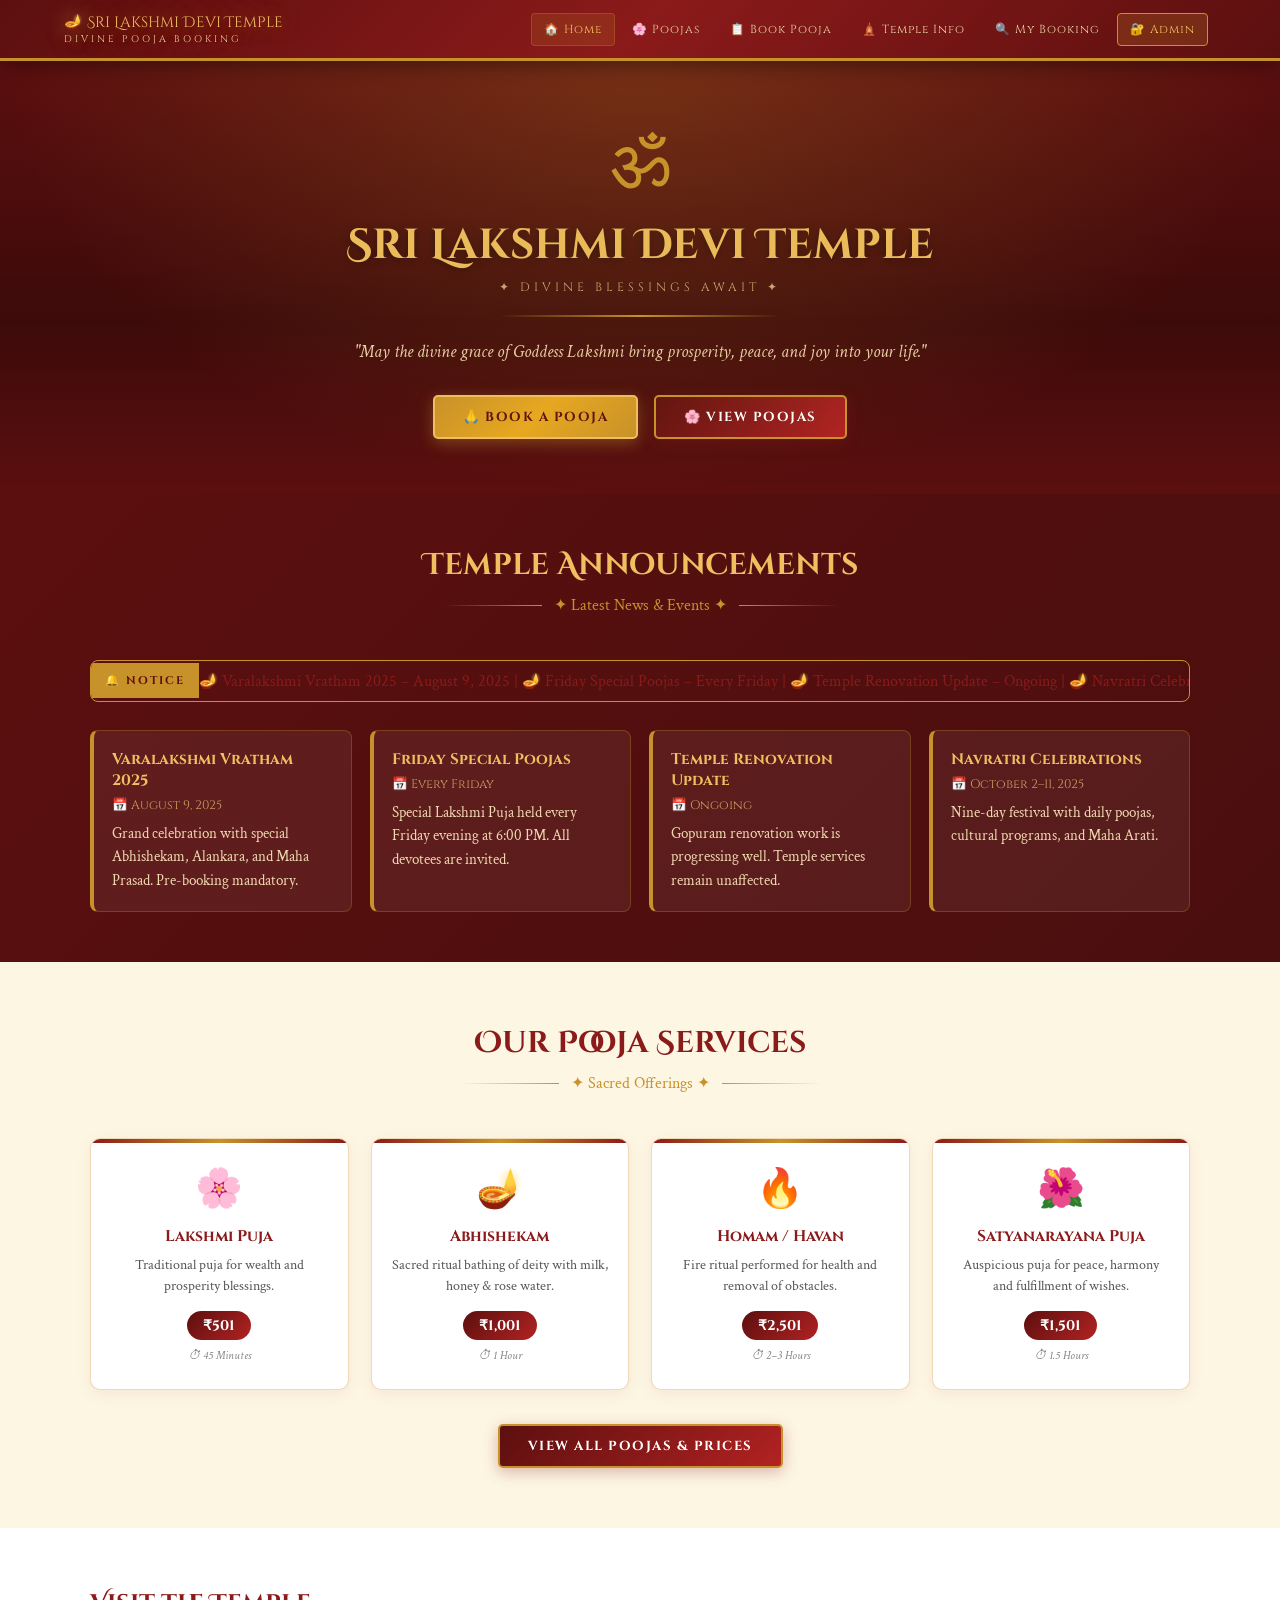
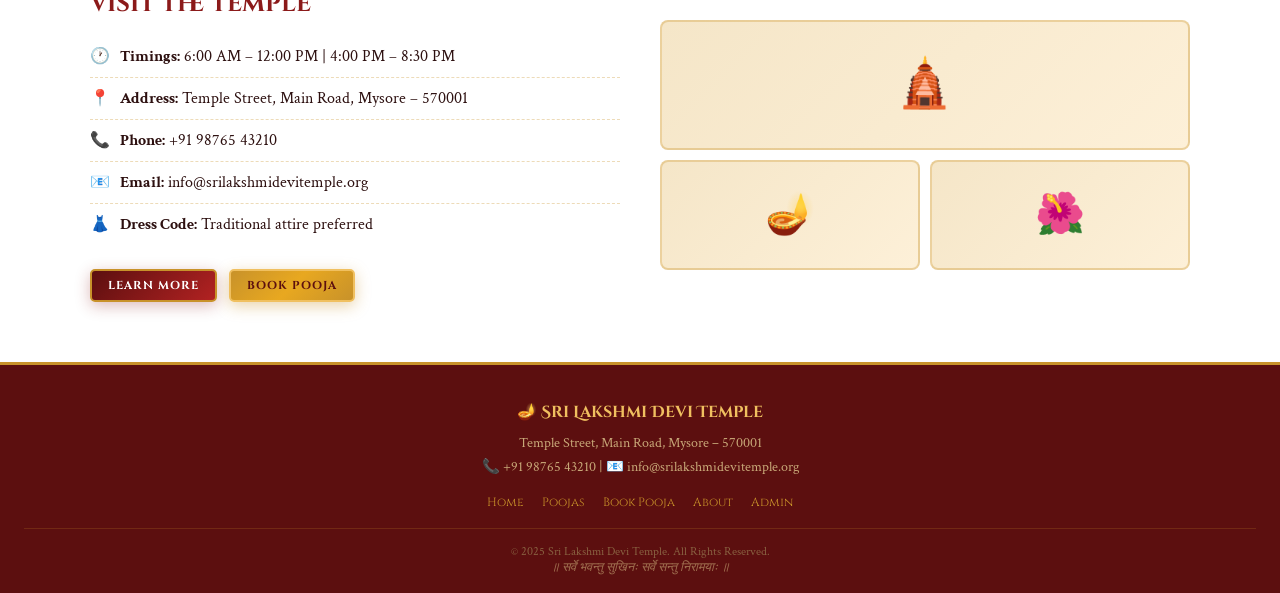
<file: index.html>
<!DOCTYPE html>
<html lang="en">
<head>
<meta charset="UTF-8"/>
<meta name="viewport" content="width=device-width, initial-scale=1.0"/>
<title>Sri Lakshmi Devi Temple</title>
<link rel="stylesheet" href="style.css"/>
</head>
<body>

<nav>
  <div class="nav-inner">
    <a href="index.html" class="nav-logo">🪔 Sri Lakshmi Devi Temple <span>DIVINE POOJA BOOKING</span></a>
    <div class="nav-links">
      <a href="index.html" class="active">🏠 Home</a>
      <a href="services.html">🌸 Poojas</a>
      <a href="booking.html">📋 Book Pooja</a>
      <a href="about.html">🛕 Temple Info</a>
      <a href="booking-status.html">🔍 My Booking</a>
      <a href="admin-login.html" class="btn-admin">🔐 Admin</a>
      <div id="lang-toggle-nav" style="margin-left:4px;"></div>
    </div>
  </div>
</nav>

<!-- HERO -->
<section class="hero" id="hero">
  <div class="hero-om">ॐ</div>
  <h1 id="hero-name">Sri Lakshmi Devi Temple</h1>
  <div class="hero-sub" id="hero-tagline">✦ DIVINE BLESSINGS AWAIT ✦</div>
  <div class="hero-divider"></div>
  <p>"May the divine grace of Goddess Lakshmi bring prosperity, peace, and joy into your life."</p>
  <div style="display:flex;gap:16px;justify-content:center;flex-wrap:wrap;margin-top:8px;">
    <a href="booking.html" class="btn btn-gold">🙏 BOOK A POOJA</a>
    <a href="services.html" class="btn btn-crimson">🌸 VIEW POOJAS</a>
  </div>
</section>

<!-- ANNOUNCEMENTS -->
<section style="background:linear-gradient(135deg,var(--crimson-dark),#4a0e0e);padding:50px 24px;">
  <div class="container">
    <div class="section-title">
      <h2 style="color:var(--gold-light);">Temple Announcements</h2>
      <div class="ornament" style="color:var(--gold);">✦ Latest News & Events ✦</div>
    </div>
    <div class="announce-ticker">
      <span class="ticker-label">🔔 NOTICE</span>
      <div class="ticker-wrap"><div class="ticker-content" id="ticker-text">Loading...</div></div>
    </div>
    <div id="announce-grid" style="display:grid;grid-template-columns:repeat(auto-fit,minmax(260px,1fr));gap:18px;"></div>
  </div>
</section>

<!-- QUICK SERVICES -->
<section style="background:var(--cream);">
  <div class="container">
    <div class="section-title">
      <h2>Our Pooja Services</h2>
      <div class="ornament">✦ Sacred Offerings ✦</div>
    </div>
    <div id="services-grid" style="display:grid;grid-template-columns:repeat(auto-fit,minmax(220px,1fr));gap:22px;"></div>
    <div style="text-align:center;margin-top:34px;">
      <a href="services.html" class="btn btn-crimson">VIEW ALL POOJAS & PRICES</a>
    </div>
  </div>
</section>

<!-- QUICK INFO -->
<section style="background:#fff;">
  <div class="container">
    <div style="display:grid;grid-template-columns:1fr 1fr;gap:40px;align-items:center;">
      <div>
        <h2 style="font-family:'Cinzel Decorative',cursive;color:var(--crimson);font-size:1.5rem;margin-bottom:16px;">Visit the Temple</h2>
        <ul style="list-style:none;" id="quick-info"></ul>
        <div style="margin-top:24px;display:flex;gap:12px;flex-wrap:wrap;">
          <a href="about.html" class="btn btn-crimson btn-sm">LEARN MORE</a>
          <a href="booking.html" class="btn btn-gold btn-sm">BOOK POOJA</a>
        </div>
      </div>
      <div style="display:grid;grid-template-columns:1fr 1fr;gap:10px;">
        <div style="border-radius:8px;border:2px solid var(--border);background:linear-gradient(135deg,#f5e6c8,#fdf0d8);height:130px;display:flex;align-items:center;justify-content:center;font-size:3rem;grid-column:span 2;">🛕</div>
        <div style="border-radius:8px;border:2px solid var(--border);background:linear-gradient(135deg,#f5e6c8,#fdf0d8);height:110px;display:flex;align-items:center;justify-content:center;font-size:2.5rem;">🪔</div>
        <div style="border-radius:8px;border:2px solid var(--border);background:linear-gradient(135deg,#f5e6c8,#fdf0d8);height:110px;display:flex;align-items:center;justify-content:center;font-size:2.5rem;">🌺</div>
      </div>
    </div>
  </div>
</section>

<footer>
  <h3 id="footer-name">🪔 Sri Lakshmi Devi Temple</h3>
  <p id="footer-info"></p>
  <div class="footer-links">
    <a href="index.html">Home</a>
    <a href="services.html">Poojas</a>
    <a href="booking.html">Book Pooja</a>
    <a href="about.html">About</a>
    <a href="admin-login.html">Admin</a>
  </div>
  <div class="footer-copy">
    © 2025 Sri Lakshmi Devi Temple. All Rights Reserved.<br/>
    <span style="font-style:italic;color:#a07050;">॥ सर्वे भवन्तु सुखिनः सर्वे सन्तु निरामयाः ॥</span>
  </div>
</footer>

<div id="toast"></div>
<script src="data.js"></script>
<script>
  function loadPage() {
    const s = TempleDB.getSettings();
    const poojas = TempleDB.getPoojas().filter(p=>p.active);
    const ann = TempleDB.getAnnouncements().filter(a=>a.active);

    // Hero
    document.getElementById('hero-name').textContent = s.name;
    document.getElementById('hero-tagline').textContent = '✦ ' + s.tagline.toUpperCase() + ' ✦';
    document.title = s.name;

    // Ticker
    document.getElementById('ticker-text').textContent = ann.map(a=>'🪔 '+a.title+' – '+a.date).join('   |   ');

    // Announcements
    const ag = document.getElementById('announce-grid');
    ag.innerHTML = ann.length ? ann.map(a=>`
      <div style="background:rgba(255,255,255,0.06);border:1px solid rgba(200,146,42,0.3);border-left:4px solid var(--gold);border-radius:8px;padding:18px;color:#f0d8b0;transition:transform 0.3s;" onmouseover="this.style.transform='translateY(-3px)'" onmouseout="this.style.transform=''">
        <h3 style="font-family:'Cinzel',serif;font-size:0.95rem;color:var(--gold-light);margin-bottom:6px;">${a.title}</h3>
        <div style="font-size:0.78rem;color:#c8a060;margin-bottom:8px;font-family:'Cinzel',serif;">📅 ${a.date}</div>
        <p style="font-size:0.92rem;line-height:1.6;">${a.body}</p>
      </div>`).join('') : '<p style="color:#c8a878;text-align:center;grid-column:span 4;">No announcements at this time.</p>';

    // Services (show first 4)
    const sg = document.getElementById('services-grid');
    sg.innerHTML = poojas.slice(0,4).map(p=>`
      <div class="service-card">
        <div class="service-icon">${p.icon}</div>
        <h3>${p.name}</h3>
        <p>${p.desc}</p>
        <span class="service-price">₹${p.price.toLocaleString()}</span>
        <span class="service-duration">⏱ ${p.duration}</span>
      </div>`).join('');

    // Quick info
    document.getElementById('quick-info').innerHTML = `
      <li style="padding:10px 0;border-bottom:1px dashed var(--border);display:flex;align-items:center;gap:10px;"><span>🕐</span> <span><strong>Timings:</strong> ${s.timings}</span></li>
      <li style="padding:10px 0;border-bottom:1px dashed var(--border);display:flex;align-items:center;gap:10px;"><span>📍</span> <span><strong>Address:</strong> ${s.address}</span></li>
      <li style="padding:10px 0;border-bottom:1px dashed var(--border);display:flex;align-items:center;gap:10px;"><span>📞</span> <span><strong>Phone:</strong> ${s.phone}</span></li>
      <li style="padding:10px 0;border-bottom:1px dashed var(--border);display:flex;align-items:center;gap:10px;"><span>📧</span> <span><strong>Email:</strong> ${s.email}</span></li>
      <li style="padding:10px 0;display:flex;align-items:center;gap:10px;"><span>👗</span> <span><strong>Dress Code:</strong> ${s.dresscode}</span></li>`;

    // Footer
    document.getElementById('footer-name').textContent = '🪔 ' + s.name;
    document.getElementById('footer-info').innerHTML = `${s.address}<br/>📞 ${s.phone} | 📧 ${s.email}`;
  }
  loadPage();
</script>
</body>
</html>
</file>
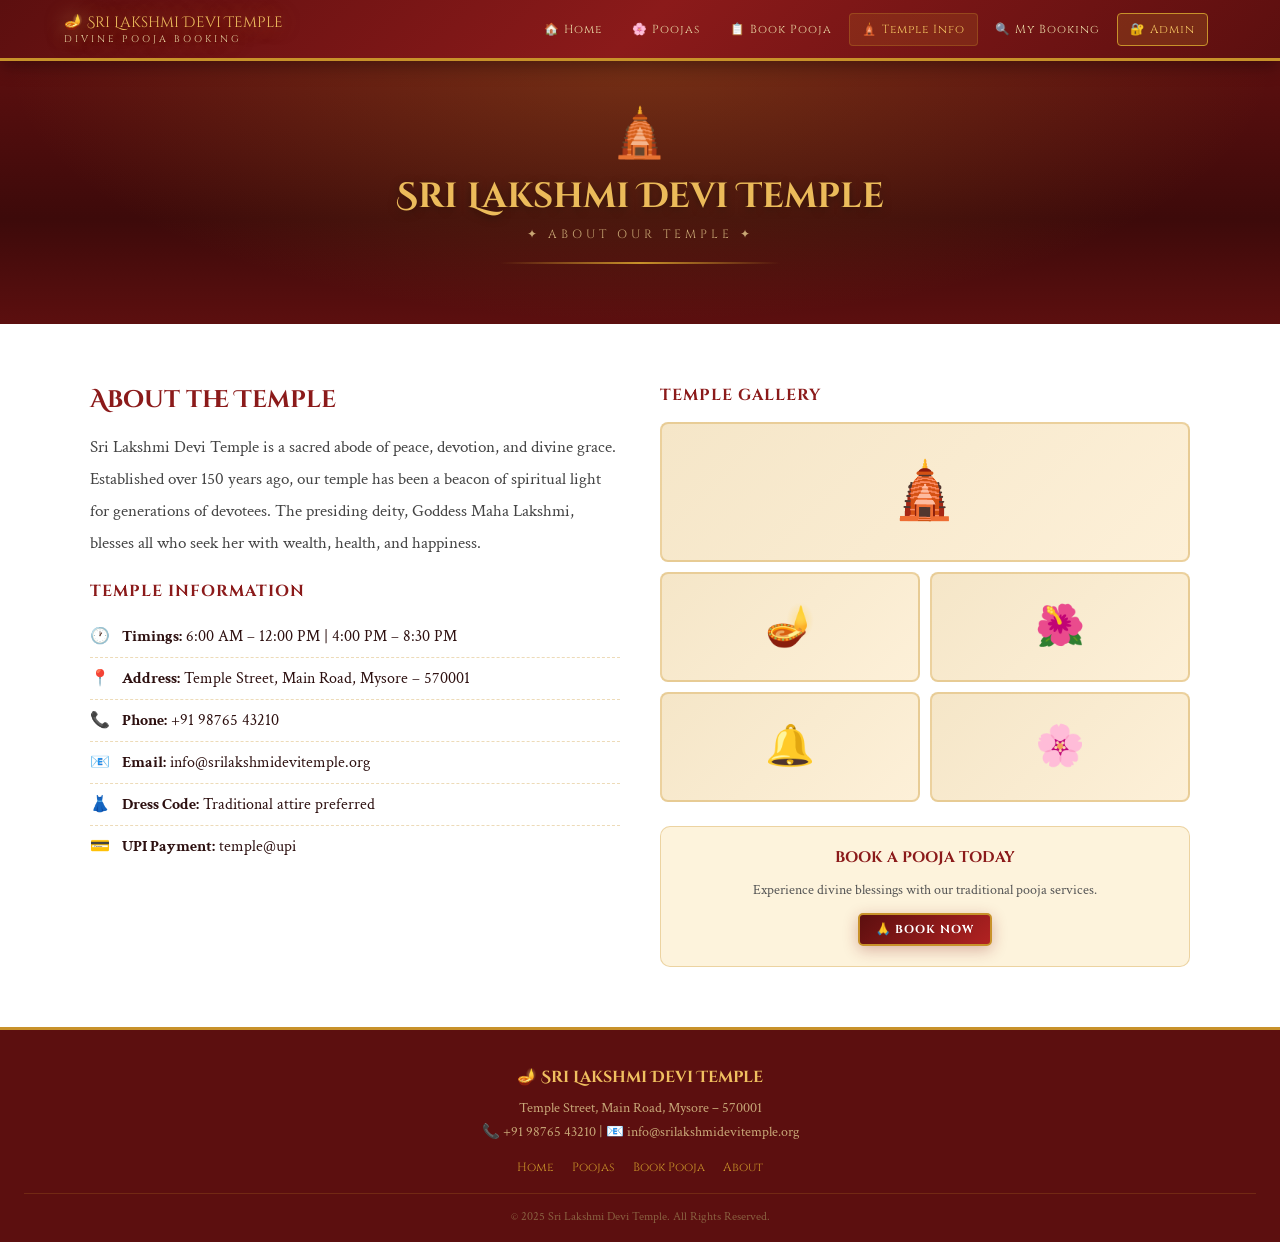
<file: about.html>
<!DOCTYPE html>
<html lang="en">
<head>
<meta charset="UTF-8"/>
<meta name="viewport" content="width=device-width, initial-scale=1.0"/>
<title>Temple Info – Sri Lakshmi Devi Temple</title>
<link rel="stylesheet" href="style.css"/>
</head>
<body>
<nav>
  <div class="nav-inner">
    <a href="index.html" class="nav-logo">🪔 Sri Lakshmi Devi Temple <span>DIVINE POOJA BOOKING</span></a>
    <div class="nav-links">
      <a href="index.html">🏠 Home</a>
      <a href="services.html">🌸 Poojas</a>
      <a href="booking.html">📋 Book Pooja</a>
      <a href="about.html" class="active">🛕 Temple Info</a>
      <a href="booking-status.html">🔍 My Booking</a>
      <a href="admin-login.html" class="btn-admin">🔐 Admin</a>
      <div id="lang-toggle-nav" style="margin-left:4px;"></div>
    </div>
  </div>
</nav>

<section class="hero" style="padding:50px 24px 40px;">
  <div class="hero-om" style="font-size:3rem;">🛕</div>
  <h1 id="hero-name" style="font-size:clamp(1.3rem,3vw,2.2rem);">Sri Lakshmi Devi Temple</h1>
  <div class="hero-sub">✦ ABOUT OUR TEMPLE ✦</div>
  <div class="hero-divider"></div>
</section>

<section style="background:#fff;">
  <div class="container">
    <div style="display:grid;grid-template-columns:1fr 1fr;gap:40px;align-items:start;">
      <div>
        <h2 style="font-family:'Cinzel Decorative',cursive;color:var(--crimson);font-size:1.5rem;margin-bottom:16px;">About the Temple</h2>
        <p id="about-text" style="line-height:1.9;color:#444;font-size:1.05rem;margin-bottom:20px;"></p>
        <h3 style="font-family:'Cinzel',serif;color:var(--crimson);margin-bottom:14px;font-size:1rem;letter-spacing:1px;">TEMPLE INFORMATION</h3>
        <ul style="list-style:none;" id="info-list"></ul>
      </div>
      <div>
        <h3 style="font-family:'Cinzel',serif;color:var(--crimson);margin-bottom:16px;font-size:1rem;letter-spacing:1px;">TEMPLE GALLERY</h3>
        <div style="display:grid;grid-template-columns:1fr 1fr;gap:10px;margin-bottom:24px;">
          <div style="border-radius:8px;border:2px solid var(--border);background:linear-gradient(135deg,#f5e6c8,#fdf0d8);height:140px;display:flex;align-items:center;justify-content:center;font-size:3.5rem;grid-column:span 2;">🛕</div>
          <div style="border-radius:8px;border:2px solid var(--border);background:linear-gradient(135deg,#f5e6c8,#fdf0d8);height:110px;display:flex;align-items:center;justify-content:center;font-size:2.5rem;">🪔</div>
          <div style="border-radius:8px;border:2px solid var(--border);background:linear-gradient(135deg,#f5e6c8,#fdf0d8);height:110px;display:flex;align-items:center;justify-content:center;font-size:2.5rem;">🌺</div>
          <div style="border-radius:8px;border:2px solid var(--border);background:linear-gradient(135deg,#f5e6c8,#fdf0d8);height:110px;display:flex;align-items:center;justify-content:center;font-size:2.5rem;">🔔</div>
          <div style="border-radius:8px;border:2px solid var(--border);background:linear-gradient(135deg,#f5e6c8,#fdf0d8);height:110px;display:flex;align-items:center;justify-content:center;font-size:2.5rem;">🌸</div>
        </div>
        <div style="background:var(--gold-pale);border:1px solid var(--border);border-radius:10px;padding:20px;text-align:center;">
          <h3 style="font-family:'Cinzel',serif;color:var(--crimson);margin-bottom:12px;font-size:0.95rem;">BOOK A POOJA TODAY</h3>
          <p style="font-size:0.9rem;color:#555;margin-bottom:14px;">Experience divine blessings with our traditional pooja services.</p>
          <a href="booking.html" class="btn btn-crimson btn-sm">🙏 BOOK NOW</a>
        </div>
      </div>
    </div>
  </div>
</section>

<footer>
  <h3 id="footer-name">🪔 Sri Lakshmi Devi Temple</h3>
  <p id="footer-info"></p>
  <div class="footer-links">
    <a href="index.html">Home</a><a href="services.html">Poojas</a>
    <a href="booking.html">Book Pooja</a><a href="about.html">About</a>
  </div>
  <div class="footer-copy">© 2025 Sri Lakshmi Devi Temple. All Rights Reserved.</div>
</footer>
<div id="toast"></div>
<script src="data.js"></script>
<script>
  const s = TempleDB.getSettings();
  document.title = 'Temple Info – ' + s.name;
  document.getElementById('hero-name').textContent = s.name;
  document.getElementById('about-text').textContent = s.about;
  document.getElementById('footer-name').textContent = '🪔 ' + s.name;
  document.getElementById('footer-info').innerHTML = s.address + '<br/>📞 ' + s.phone + ' | 📧 ' + s.email;
  document.getElementById('info-list').innerHTML = `
    <li style="padding:10px 0;border-bottom:1px dashed var(--border);display:flex;gap:12px;"><span>🕐</span><span><strong>Timings:</strong> ${s.timings}</span></li>
    <li style="padding:10px 0;border-bottom:1px dashed var(--border);display:flex;gap:12px;"><span>📍</span><span><strong>Address:</strong> ${s.address}</span></li>
    <li style="padding:10px 0;border-bottom:1px dashed var(--border);display:flex;gap:12px;"><span>📞</span><span><strong>Phone:</strong> ${s.phone}</span></li>
    <li style="padding:10px 0;border-bottom:1px dashed var(--border);display:flex;gap:12px;"><span>📧</span><span><strong>Email:</strong> ${s.email}</span></li>
    <li style="padding:10px 0;border-bottom:1px dashed var(--border);display:flex;gap:12px;"><span>👗</span><span><strong>Dress Code:</strong> ${s.dresscode}</span></li>
    <li style="padding:10px 0;display:flex;gap:12px;"><span>💳</span><span><strong>UPI Payment:</strong> ${s.upi}</span></li>`;
</script>
</body>
</html>
</file>
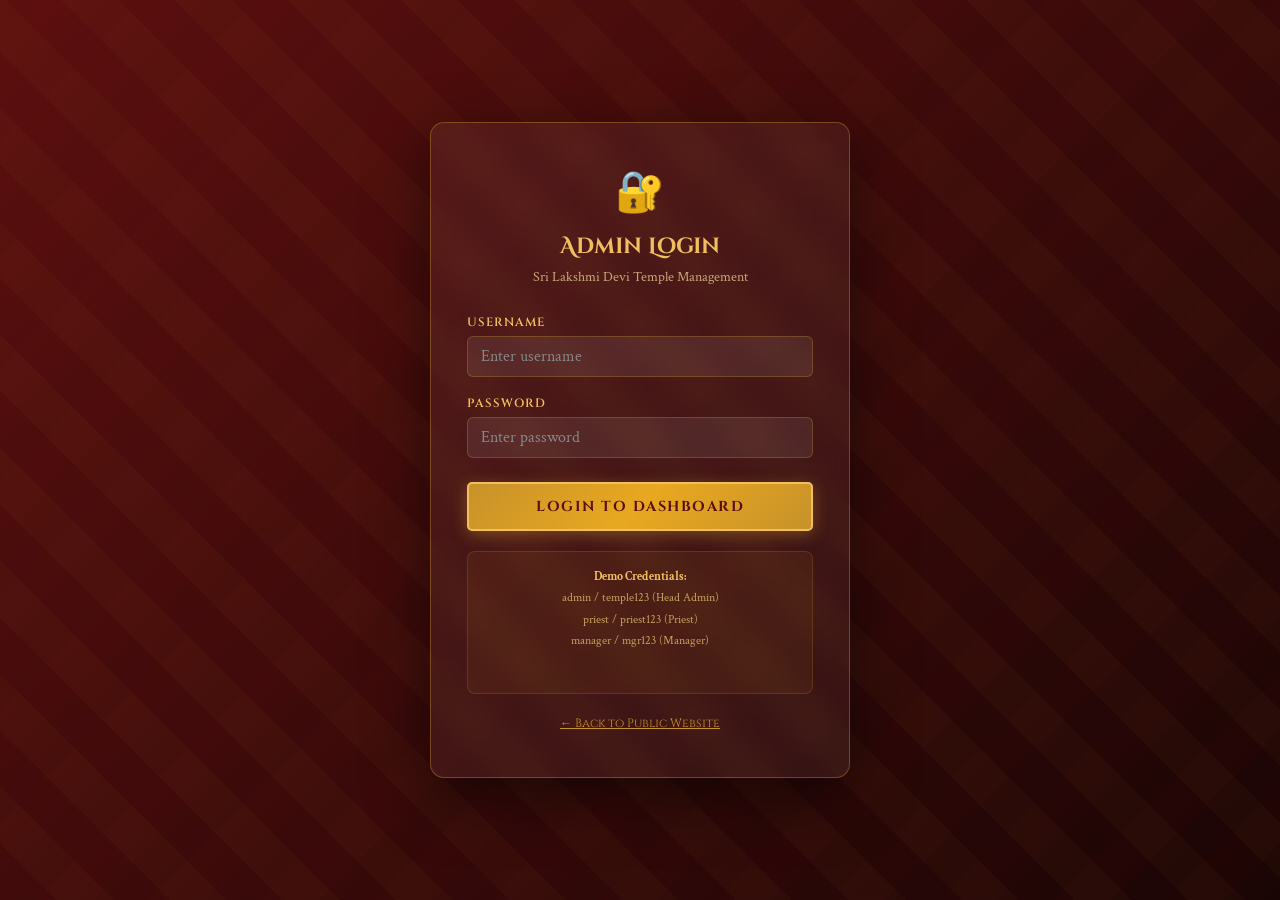
<file: admin-dashboard.html>
<!DOCTYPE html>
<html lang="en">
<head>
<meta charset="UTF-8"/>
<meta name="viewport" content="width=device-width, initial-scale=1.0"/>
<title>Admin Dashboard – Temple</title>
<link rel="stylesheet" href="style.css"/>
<style>
  body { background:#0f0404; }
  body::before { background-image:none; }
  .admin-layout { display:flex; min-height:100vh; }
  .sidebar {
    width:230px; flex-shrink:0;
    background:linear-gradient(180deg,#1a0505,#2d0808);
    border-right:2px solid rgba(200,146,42,0.3);
    display:flex; flex-direction:column;
    position:sticky; top:0; height:100vh; overflow-y:auto;
  }
  .sidebar-logo { padding:24px 18px 16px; border-bottom:1px solid rgba(200,146,42,0.2); text-align:center; }
  .sidebar-logo h2 { font-family:'Cinzel Decorative',cursive; color:var(--gold-light); font-size:0.85rem; line-height:1.4; }
  .sidebar-logo p  { color:#c8a060; font-size:0.72rem; margin-top:4px; }
  .admin-info { padding:14px 18px; border-bottom:1px solid rgba(200,146,42,0.15); }
  .admin-info p { color:#e8d0a8; font-size:0.82rem; }
  .admin-info span { color:var(--gold); font-weight:bold; }
  .nav-menu { flex:1; padding:12px 0; }
  .nav-item {
    display:flex; align-items:center; gap:10px;
    padding:11px 18px; cursor:pointer;
    color:#c8a878; font-family:'Cinzel',serif;
    font-size:0.75rem; letter-spacing:0.5px;
    transition:all 0.2s; border-left:3px solid transparent;
  }
  .nav-item:hover { background:rgba(200,146,42,0.1); color:var(--gold-light); }
  .nav-item.active { background:rgba(200,146,42,0.15); color:var(--gold-light); border-left-color:var(--gold); }
  .nav-item .icon { font-size:1rem; width:20px; text-align:center; }
  .sidebar-footer { padding:16px 18px; border-top:1px solid rgba(200,146,42,0.2); }
  .sidebar-footer a { display:block; color:#c8a060; font-family:'Cinzel',serif; font-size:0.72rem; text-decoration:none; margin-bottom:8px; transition:color 0.2s; }
  .sidebar-footer a:hover { color:var(--gold-light); }
  .main { flex:1; overflow-y:auto; background:#150303; }
  .topbar {
    background:rgba(92,15,15,0.6); border-bottom:1px solid rgba(200,146,42,0.25);
    padding:14px 28px; display:flex; align-items:center; justify-content:space-between;
    position:sticky; top:0; z-index:10; backdrop-filter:blur(8px);
  }
  .topbar h1 { font-family:'Cinzel',serif; color:var(--gold-light); font-size:1rem; letter-spacing:1px; }
  .page { display:none; padding:28px; }
  .page.active { display:block; }
  .stats-row { display:grid; grid-template-columns:repeat(auto-fit,minmax(150px,1fr)); gap:14px; margin-bottom:28px; }
  .stat { background:rgba(255,255,255,0.05); border:1px solid rgba(200,146,42,0.2); border-radius:10px; padding:18px 16px; text-align:center; }
  .stat .n { font-family:'Cinzel Decorative',cursive; font-size:2rem; color:var(--gold-light); display:block; }
  .stat p { color:#c8a878; font-size:0.78rem; margin-top:4px; }
  .section-hdr { display:flex; align-items:center; justify-content:space-between; margin-bottom:18px; flex-wrap:wrap; gap:10px; }
  .section-hdr h2 { font-family:'Cinzel',serif; color:var(--gold-light); font-size:1rem; letter-spacing:1px; }
  .dark-card { background:rgba(255,255,255,0.04); border:1px solid rgba(200,146,42,0.2); border-radius:10px; overflow:hidden; margin-bottom:24px; }
  .dark-table { width:100%; border-collapse:collapse; }
  .dark-table th { background:rgba(200,146,42,0.15); color:var(--gold-light); font-family:'Cinzel',serif; font-size:0.7rem; letter-spacing:1px; padding:10px 14px; text-align:left; }
  .dark-table td { padding:10px 14px; border-bottom:1px solid rgba(200,146,42,0.08); color:#e8d0a8; font-size:0.88rem; vertical-align:top; }
  .dark-table tr:hover td { background:rgba(255,255,255,0.03); }
  .modal-bg { display:none; position:fixed; inset:0; background:rgba(0,0,0,0.75); z-index:200; align-items:center; justify-content:center; }
  .modal-bg.open { display:flex; }
  .modal { background:#1a0505; border:1px solid var(--gold); border-radius:12px; padding:30px; width:90%; max-width:500px; max-height:88vh; overflow-y:auto; }
  .modal h3 { font-family:'Cinzel',serif; color:var(--gold-light); margin-bottom:20px; font-size:1rem; }
  .modal .form-group label { color:var(--gold-light); }
  .modal input,.modal select,.modal textarea { background:rgba(255,255,255,0.07); border:1px solid rgba(200,146,42,0.3); color:#fff; width:100%; }
  .modal input::placeholder,.modal textarea::placeholder { color:#777; }
  .modal input:focus,.modal select:focus,.modal textarea:focus { border-color:var(--gold); box-shadow:0 0 0 2px rgba(200,146,42,0.2); }
  .modal select option { background:#2d0808; }
  .settings-form .form-group label { color:var(--gold-light); }
  .settings-form input,.settings-form textarea { background:rgba(255,255,255,0.07); border:1px solid rgba(200,146,42,0.25); color:#fff; width:100%; }
  .settings-form input:focus,.settings-form textarea:focus { border-color:var(--gold); box-shadow:0 0 0 2px rgba(200,146,42,0.2); }
  .pwd-box { background:rgba(255,255,255,0.04); border:1px solid rgba(200,146,42,0.2); border-radius:10px; padding:24px; margin-bottom:20px; }
  .pwd-box h3 { font-family:'Cinzel',serif; color:var(--gold-light); font-size:0.9rem; margin-bottom:16px; }
  .reason-chips { display:flex; flex-wrap:wrap; gap:8px; margin-bottom:12px; }
  .reason-chip {
    padding:7px 14px; border-radius:20px; cursor:pointer;
    font-family:'Cinzel',serif; font-size:0.72rem; letter-spacing:0.5px;
    border:1px solid rgba(200,146,42,0.4); color:#c8a878;
    background:rgba(255,255,255,0.05); transition:all 0.2s;
  }
  .reason-chip:hover,.reason-chip.selected { background:rgba(139,26,26,0.4); border-color:var(--crimson-light); color:#ffb0b0; }
  @media(max-width:700px) {
    .sidebar { width:60px; }
    .sidebar-logo h2,.sidebar-logo p,.admin-info,.nav-item span,.sidebar-footer { display:none; }
    .nav-item { justify-content:center; padding:14px; }
    .page { padding:16px; }
  }
</style>
</head>
<body>
<div class="admin-layout">

  <!-- SIDEBAR -->
  <aside class="sidebar">
    <div class="sidebar-logo">
      <div style="font-size:1.8rem;">🪔</div>
      <h2>Temple Admin</h2>
      <p>Management Panel</p>
    </div>
    <div class="admin-info">
      <p>Logged in as:<br/><span id="admin-name">—</span></p>
      <p style="margin-top:4px;color:#a08060;font-size:0.72rem;" id="admin-role">—</p>
    </div>
    <nav class="nav-menu">
      <div class="nav-item active" onclick="showPage('dashboard')"><span class="icon">📊</span><span>Dashboard</span></div>
      <div class="nav-item" onclick="showPage('bookings')"><span class="icon">📋</span><span>Bookings</span></div>
      <div class="nav-item" onclick="showPage('announcements')"><span class="icon">🔔</span><span>Announcements</span></div>
      <div class="nav-item" onclick="showPage('poojas')"><span class="icon">🌸</span><span>Manage Poojas</span></div>
      <div class="nav-item" onclick="showPage('settings')"><span class="icon">⚙️</span><span>Temple Settings</span></div>
      <div class="nav-item" onclick="showPage('password')"><span class="icon">🔑</span><span>Change Password</span></div>
    </nav>
    <div class="sidebar-footer">
      <a href="index.html" target="_blank">🌐 View Public Site</a>
      <a href="#" onclick="doLogout()">🚪 Logout</a>
    </div>
  </aside>

  <!-- MAIN -->
  <main class="main">
    <div class="topbar">
      <h1 id="page-title">📊 Dashboard</h1>
      <div style="color:#c8a878;font-size:0.8rem;font-family:'Cinzel',serif;" id="topbar-date"></div>
    </div>

    <!-- DASHBOARD -->
    <div class="page active" id="page-dashboard">
      <div class="stats-row">
        <div class="stat"><span class="n" id="s-total">0</span><p>Total Bookings</p></div>
        <div class="stat"><span class="n" id="s-pending">0</span><p>Pending</p></div>
        <div class="stat"><span class="n" id="s-confirmed">0</span><p>Confirmed</p></div>
        <div class="stat"><span class="n" id="s-rejected">0</span><p>Rejected</p></div>
        <div class="stat"><span class="n" id="s-poojas">0</span><p>Active Poojas</p></div>
        <div class="stat"><span class="n" id="s-ann">0</span><p>Announcements</p></div>
      </div>
      <div class="section-hdr"><h2>🕐 Recent Bookings</h2><button class="btn btn-outline btn-sm" onclick="showPage('bookings')">View All</button></div>
      <div class="dark-card"><div style="overflow-x:auto;"><table class="dark-table">
        <thead><tr><th>Ref</th><th>Name</th><th>Pooja</th><th>Date</th><th>Status</th></tr></thead>
        <tbody id="dash-bookings-body"></tbody>
      </table></div></div>
    </div>

    <!-- BOOKINGS -->
    <div class="page" id="page-bookings">
      <div class="section-hdr">
        <h2>📋 All Bookings</h2>
        <select id="filter-status" onchange="renderBookings()" style="background:rgba(255,255,255,0.07);border:1px solid rgba(200,146,42,0.3);color:#e8d0a8;padding:6px 10px;border-radius:5px;font-family:'Cinzel',serif;font-size:0.72rem;">
          <option value="">All Status</option>
          <option value="Pending">Pending</option>
          <option value="Confirmed">Confirmed</option>
          <option value="Rejected">Rejected</option>
        </select>
      </div>
      <div class="dark-card"><div style="overflow-x:auto;"><table class="dark-table">
        <thead><tr><th>Ref</th><th>Name</th><th>Phone</th><th>Pooja</th><th>Date</th><th>Time</th><th>Status</th><th>Reason</th><th>Actions</th></tr></thead>
        <tbody id="bookings-body"></tbody>
      </table></div></div>
    </div>

    <!-- ANNOUNCEMENTS -->
    <div class="page" id="page-announcements">
      <div class="section-hdr">
        <h2>🔔 Announcements</h2>
        <button class="btn btn-gold btn-sm" onclick="openAnnModal()">+ ADD NEW</button>
      </div>
      <div class="dark-card"><div style="overflow-x:auto;"><table class="dark-table">
        <thead><tr><th>Title</th><th>Date</th><th>Body</th><th>Status</th><th>Actions</th></tr></thead>
        <tbody id="ann-body"></tbody>
      </table></div></div>
    </div>

    <!-- POOJAS -->
    <div class="page" id="page-poojas">
      <div class="section-hdr">
        <h2>🌸 Manage Poojas</h2>
        <button class="btn btn-gold btn-sm" onclick="openPoojaModal()">+ ADD POOJA</button>
      </div>
      <div class="dark-card"><div style="overflow-x:auto;"><table class="dark-table">
        <thead><tr><th>Icon</th><th>Name</th><th>Price (₹)</th><th>Duration</th><th>Description</th><th>Status</th><th>Actions</th></tr></thead>
        <tbody id="poojas-body"></tbody>
      </table></div></div>
    </div>

    <!-- SETTINGS -->
    <div class="page" id="page-settings">
      <div class="section-hdr"><h2>⚙️ Temple Settings</h2></div>
      <div class="dark-card" style="padding:28px;">
        <div class="settings-form">
          <div class="form-row">
            <div class="form-group"><label>TEMPLE NAME</label><input type="text" id="st-name"/></div>
            <div class="form-group"><label>TAGLINE</label><input type="text" id="st-tagline"/></div>
          </div>
          <div class="form-group"><label>ADDRESS</label><input type="text" id="st-address"/></div>
          <div class="form-row">
            <div class="form-group"><label>PHONE</label><input type="text" id="st-phone"/></div>
            <div class="form-group"><label>EMAIL</label><input type="email" id="st-email"/></div>
          </div>
          <div class="form-row">
            <div class="form-group"><label>TIMINGS</label><input type="text" id="st-timings"/></div>
            <div class="form-group"><label>DRESS CODE</label><input type="text" id="st-dresscode"/></div>
          </div>
          <div class="form-row">
            <div class="form-group"><label>UPI ID</label><input type="text" id="st-upi"/></div>
            <div class="form-group"><label>WHATSAPP NUMBER</label><input type="text" id="st-whatsapp"/></div>
          </div>
          <div class="form-group"><label>ABOUT THE TEMPLE</label><textarea id="st-about" rows="5"></textarea></div>
          <button class="btn btn-gold" onclick="saveSettings()">💾 SAVE ALL SETTINGS</button>
          <p style="color:#888;font-size:0.8rem;margin-top:10px;font-style:italic;">Changes are saved instantly and reflected on the public website.</p>
        </div>
      </div>
    </div>

    <!-- CHANGE PASSWORD -->
    <div class="page" id="page-password">
      <div class="section-hdr"><h2>🔑 Change Password</h2></div>
      <div id="pwd-cards"></div>
    </div>

  </main>
</div>

<!-- REJECT MODAL -->
<div class="modal-bg" id="reject-modal">
  <div class="modal">
    <h3>❌ Reject Booking</h3>
    <input type="hidden" id="reject-booking-id"/>
    <p style="color:#c8a878;font-size:0.88rem;margin-bottom:16px;">Select a reason for rejection. The devotee will see this on the booking status page.</p>
    <p style="font-family:'Cinzel',serif;color:var(--gold-light);font-size:0.75rem;letter-spacing:1px;margin-bottom:10px;">QUICK REASONS:</p>
    <div class="reason-chips" id="reason-chips">
      <div class="reason-chip" onclick="selectChip(this)">📅 Please choose a different date</div>
      <div class="reason-chip" onclick="selectChip(this)">🕐 Please choose a different time slot</div>
      <div class="reason-chip" onclick="selectChip(this)">👥 Too many bookings on this date</div>
      <div class="reason-chip" onclick="selectChip(this)">🛕 Temple closed on this day</div>
      <div class="reason-chip" onclick="selectChip(this)">🔧 Maintenance work scheduled</div>
      <div class="reason-chip" onclick="selectChip(this)">✍️ Write custom reason below</div>
    </div>
    <div class="form-group">
      <label>CUSTOM REASON (optional)</label>
      <textarea id="reject-custom" placeholder="Write your own reason here..." rows="3"></textarea>
    </div>
    <div style="display:flex;gap:10px;margin-top:12px;flex-wrap:wrap;">
      <button class="btn btn-danger" onclick="confirmReject()">❌ CONFIRM REJECTION</button>
      <button class="btn btn-outline" onclick="closeModal('reject-modal')">CANCEL</button>
    </div>
  </div>
</div>

<!-- ANNOUNCEMENT MODAL -->
<div class="modal-bg" id="ann-modal">
  <div class="modal">
    <h3 id="ann-modal-title">➕ Add Announcement</h3>
    <input type="hidden" id="ann-edit-id"/>
    <div class="form-group"><label>TITLE</label><input type="text" id="ann-title" placeholder="Announcement title"/></div>
    <div class="form-group"><label>DATE / PERIOD</label><input type="text" id="ann-date" placeholder="e.g. August 9, 2025 or Every Friday"/></div>
    <div class="form-group"><label>DETAILS</label><textarea id="ann-body-inp" placeholder="Announcement details..." rows="4"></textarea></div>
    <div class="form-group"><label>STATUS</label>
      <select id="ann-active"><option value="true">Active (visible on site)</option><option value="false">Inactive (hidden)</option></select>
    </div>
    <div style="display:flex;gap:10px;margin-top:8px;">
      <button class="btn btn-gold" onclick="saveAnn()">SAVE</button>
      <button class="btn btn-outline" onclick="closeModal('ann-modal')">CANCEL</button>
    </div>
  </div>
</div>

<!-- POOJA MODAL -->
<div class="modal-bg" id="pooja-modal">
  <div class="modal">
    <h3 id="pooja-modal-title">➕ Add Pooja Service</h3>
    <input type="hidden" id="pooja-edit-id"/>
    <div class="form-row">
      <div class="form-group"><label>ICON (emoji)</label><input type="text" id="p-icon" placeholder="🌸"/></div>
      <div class="form-group"><label>NAME</label><input type="text" id="p-name" placeholder="Pooja name"/></div>
    </div>
    <div class="form-row">
      <div class="form-group"><label>PRICE (₹)</label><input type="number" id="p-price" placeholder="501"/></div>
      <div class="form-group"><label>DURATION</label><input type="text" id="p-duration" placeholder="1 Hour"/></div>
    </div>
    <div class="form-group"><label>DESCRIPTION</label><textarea id="p-desc" placeholder="Brief description..." rows="3"></textarea></div>
    <div class="form-group"><label>STATUS</label>
      <select id="p-active"><option value="true">Active (visible on site)</option><option value="false">Inactive (hidden)</option></select>
    </div>
    <div style="display:flex;gap:10px;margin-top:8px;">
      <button class="btn btn-gold" onclick="savePooja()">SAVE</button>
      <button class="btn btn-outline" onclick="closeModal('pooja-modal')">CANCEL</button>
    </div>
  </div>
</div>

<div id="toast"></div>
<script src="data.js"></script>
<script>
  // Auth guard
  const currentAdmin = TempleDB.getLoggedIn();
  if(!currentAdmin) window.location.href = 'admin-login.html';
  document.getElementById('admin-name').textContent = currentAdmin.name;
  document.getElementById('admin-role').textContent = currentAdmin.role;
  document.getElementById('topbar-date').textContent = new Date().toLocaleDateString('en-IN',{weekday:'long',year:'numeric',month:'long',day:'numeric'});

  // ── NAVIGATION ──
  function showPage(id) {
    document.querySelectorAll('.page').forEach(p=>p.classList.remove('active'));
    document.querySelectorAll('.nav-item').forEach(n=>n.classList.remove('active'));
    document.getElementById('page-'+id).classList.add('active');
    const titles = {dashboard:'📊 Dashboard',bookings:'📋 Bookings',announcements:'🔔 Announcements',poojas:'🌸 Manage Poojas',settings:'⚙️ Temple Settings',password:'🔑 Change Password'};
    document.getElementById('page-title').textContent = titles[id]||id;
    const idx = ['dashboard','bookings','announcements','poojas','settings','password'].indexOf(id);
    document.querySelectorAll('.nav-item')[idx]?.classList.add('active');
    if(id==='dashboard')     renderDashboard();
    if(id==='bookings')      renderBookings();
    if(id==='announcements') renderAnn();
    if(id==='poojas')        renderPoojas();
    if(id==='settings')      loadSettings();
    if(id==='password')      renderPasswordPage();
  }

  function toast(msg, ok=true) {
    const t=document.getElementById('toast');
    t.textContent=msg; t.className=ok?'show green':'show';
    setTimeout(()=>t.className='',3500);
  }

  // ── DASHBOARD ──
  function renderDashboard() {
    const b=TempleDB.getBookings();
    document.getElementById('s-total').textContent     = b.length;
    document.getElementById('s-pending').textContent   = b.filter(x=>x.status==='Pending').length;
    document.getElementById('s-confirmed').textContent = b.filter(x=>x.status==='Confirmed').length;
    document.getElementById('s-rejected').textContent  = b.filter(x=>x.status==='Rejected').length;
    document.getElementById('s-poojas').textContent    = TempleDB.getPoojas().filter(x=>x.active).length;
    document.getElementById('s-ann').textContent       = TempleDB.getAnnouncements().filter(x=>x.active).length;
    const recent = [...b].reverse().slice(0,6);
    document.getElementById('dash-bookings-body').innerHTML = recent.length
      ? recent.map(x=>`<tr>
          <td style="color:var(--gold)">${x.bookingRef}</td>
          <td>${x.name}</td>
          <td>${x.pooja.split('–')[0].trim()}</td>
          <td>${x.date}</td>
          <td><span class="badge badge-${x.status.toLowerCase()}">${x.status}</span></td>
        </tr>`).join('')
      : '<tr><td colspan="5" style="text-align:center;color:#666;padding:20px;">No bookings yet.</td></tr>';
  }

  // ── BOOKINGS ──
  function renderBookings() {
    const filter = document.getElementById('filter-status')?.value||'';
    let b = [...TempleDB.getBookings()].reverse();
    if(filter) b = b.filter(x=>x.status===filter);
    document.getElementById('bookings-body').innerHTML = b.length
      ? b.map(x=>`<tr>
          <td style="color:var(--gold);white-space:nowrap;">${x.bookingRef}</td>
          <td>${x.name}<br/><span style="font-size:0.78rem;color:#a08060;">${x.phone}</span></td>
          <td>${x.phone}</td>
          <td style="white-space:nowrap;">${x.pooja.split('–')[0].trim()}</td>
          <td style="white-space:nowrap;">${x.date}</td>
          <td style="white-space:nowrap;">${x.time}</td>
          <td><span class="badge badge-${x.status.toLowerCase()}">${x.status}</span></td>
          <td style="font-size:0.8rem;max-width:160px;color:#ffb0b0;">${x.reason||'—'}</td>
          <td style="white-space:nowrap;">
            ${x.status==='Pending'?`
              <button class="btn btn-success btn-sm" onclick="approveBooking(${x.id})" style="margin-bottom:4px;">✅ Approve</button><br/>
              <button class="btn btn-danger btn-sm"  onclick="openRejectModal(${x.id})">❌ Reject</button>`
            : x.status==='Confirmed'?
              `<button class="btn btn-danger btn-sm" onclick="openRejectModal(${x.id})">❌ Reject</button>`
            : `<button class="btn btn-success btn-sm" onclick="approveBooking(${x.id})">✅ Approve</button>`}
          </td>
        </tr>`).join('')
      : '<tr><td colspan="9" style="text-align:center;color:#666;padding:20px;">No bookings found.</td></tr>';
  }

  function approveBooking(id) {
    TempleDB.updateBookingStatus(id, 'Confirmed', '');
    renderBookings(); renderDashboard();
    toast('✅ Booking confirmed! Devotee can see this on the status page.');
  }

  // ── REJECT MODAL ──
  let selectedChipText = '';
  function openRejectModal(id) {
    document.getElementById('reject-booking-id').value = id;
    document.getElementById('reject-custom').value = '';
    document.querySelectorAll('.reason-chip').forEach(c=>c.classList.remove('selected'));
    selectedChipText = '';
    document.getElementById('reject-modal').classList.add('open');
  }
  function selectChip(el) {
    document.querySelectorAll('.reason-chip').forEach(c=>c.classList.remove('selected'));
    el.classList.add('selected');
    selectedChipText = el.textContent.trim();
    if(selectedChipText.includes('custom reason')) {
      selectedChipText = '';
      document.getElementById('reject-custom').focus();
    }
  }
  function confirmReject() {
    const id     = parseInt(document.getElementById('reject-booking-id').value);
    const custom = document.getElementById('reject-custom').value.trim();
    const reason = custom || selectedChipText;
    if(!reason) { toast('⚠️ Please select or write a reason.', false); return; }
    TempleDB.updateBookingStatus(id, 'Rejected', reason);
    closeModal('reject-modal');
    renderBookings(); renderDashboard();
    toast('❌ Booking rejected. Reason saved for devotee.');
  }

  // ── ANNOUNCEMENTS ──
  function renderAnn() {
    const ann=TempleDB.getAnnouncements();
    document.getElementById('ann-body').innerHTML = ann.length
      ? ann.map((a,i)=>`<tr>
          <td><strong style="color:var(--gold-light);">${a.title}</strong></td>
          <td>${a.date}</td>
          <td style="max-width:220px;font-size:0.85rem;">${a.body}</td>
          <td><span class="badge ${a.active?'badge-active':'badge-inactive'}">${a.active?'Active':'Inactive'}</span></td>
          <td style="white-space:nowrap;">
            <button class="btn btn-outline btn-sm" onclick="editAnn(${i})" style="margin-right:4px;">✏️</button>
            <button class="btn btn-danger btn-sm"  onclick="deleteAnn(${i})">🗑️</button>
          </td>
        </tr>`).join('')
      : '<tr><td colspan="5" style="text-align:center;color:#666;padding:20px;">No announcements.</td></tr>';
  }
  function openAnnModal(edit=false) {
    if(!edit) {
      document.getElementById('ann-modal-title').textContent='➕ Add Announcement';
      document.getElementById('ann-edit-id').value='';
      ['ann-title','ann-date','ann-body-inp'].forEach(id=>document.getElementById(id).value='');
      document.getElementById('ann-active').value='true';
    }
    document.getElementById('ann-modal').classList.add('open');
  }
  function editAnn(i) {
    const a=TempleDB.getAnnouncements()[i];
    document.getElementById('ann-modal-title').textContent='✏️ Edit Announcement';
    document.getElementById('ann-edit-id').value=i;
    document.getElementById('ann-title').value=a.title;
    document.getElementById('ann-date').value=a.date;
    document.getElementById('ann-body-inp').value=a.body;
    document.getElementById('ann-active').value=a.active?'true':'false';
    openAnnModal(true);
  }
  function saveAnn() {
    const title=document.getElementById('ann-title').value.trim();
    const date =document.getElementById('ann-date').value.trim();
    const body =document.getElementById('ann-body-inp').value.trim();
    const active=document.getElementById('ann-active').value==='true';
    if(!title||!date||!body){toast('Please fill all fields.',false);return;}
    const ann=TempleDB.getAnnouncements();
    const editId=document.getElementById('ann-edit-id').value;
    if(editId!=='') ann[parseInt(editId)]={...ann[parseInt(editId)],title,date,body,active};
    else ann.push({id:Date.now(),title,date,body,active});
    TempleDB.saveAnnouncements(ann);
    closeModal('ann-modal'); renderAnn();
    toast('✅ Announcement saved!');
  }
  function deleteAnn(i) {
    if(!confirm('Delete this announcement?')) return;
    const ann=TempleDB.getAnnouncements(); ann.splice(i,1);
    TempleDB.saveAnnouncements(ann); renderAnn();
    toast('🗑️ Deleted.');
  }

  // ── POOJAS ──
  function renderPoojas() {
    const p=TempleDB.getPoojas();
    document.getElementById('poojas-body').innerHTML = p.length
      ? p.map((p,i)=>`<tr>
          <td style="font-size:1.4rem;">${p.icon}</td>
          <td><strong style="color:var(--gold-light);">${p.name}</strong></td>
          <td>₹${p.price.toLocaleString()}</td>
          <td>${p.duration}</td>
          <td style="font-size:0.82rem;max-width:180px;">${p.desc}</td>
          <td><span class="badge ${p.active?'badge-active':'badge-inactive'}">${p.active?'Active':'Inactive'}</span></td>
          <td style="white-space:nowrap;">
            <button class="btn btn-outline btn-sm" onclick="editPooja(${i})" style="margin-right:4px;">✏️</button>
            <button class="btn btn-danger btn-sm"  onclick="deletePooja(${i})">🗑️</button>
          </td>
        </tr>`).join('')
      : '<tr><td colspan="7" style="text-align:center;color:#666;padding:20px;">No poojas.</td></tr>';
  }
  function openPoojaModal(edit=false) {
    if(!edit) {
      document.getElementById('pooja-modal-title').textContent='➕ Add Pooja Service';
      document.getElementById('pooja-edit-id').value='';
      ['p-icon','p-name','p-price','p-duration','p-desc'].forEach(id=>document.getElementById(id).value='');
      document.getElementById('p-active').value='true';
    }
    document.getElementById('pooja-modal').classList.add('open');
  }
  function editPooja(i) {
    const p=TempleDB.getPoojas()[i];
    document.getElementById('pooja-modal-title').textContent='✏️ Edit Pooja';
    document.getElementById('pooja-edit-id').value=i;
    document.getElementById('p-icon').value=p.icon;
    document.getElementById('p-name').value=p.name;
    document.getElementById('p-price').value=p.price;
    document.getElementById('p-duration').value=p.duration;
    document.getElementById('p-desc').value=p.desc;
    document.getElementById('p-active').value=p.active?'true':'false';
    openPoojaModal(true);
  }
  function savePooja() {
    const icon=document.getElementById('p-icon').value.trim()||'🌸';
    const name=document.getElementById('p-name').value.trim();
    const price=parseInt(document.getElementById('p-price').value)||0;
    const duration=document.getElementById('p-duration').value.trim();
    const desc=document.getElementById('p-desc').value.trim();
    const active=document.getElementById('p-active').value==='true';
    if(!name||!price||!duration){toast('Fill name, price and duration.',false);return;}
    const poojas=TempleDB.getPoojas();
    const editId=document.getElementById('pooja-edit-id').value;
    if(editId!=='') poojas[parseInt(editId)]={...poojas[parseInt(editId)],icon,name,price,duration,desc,active};
    else poojas.push({id:Date.now(),icon,name,price,duration,desc,active});
    TempleDB.savePoojas(poojas);
    closeModal('pooja-modal'); renderPoojas();
    toast('✅ Pooja saved!');
  }
  function deletePooja(i) {
    if(!confirm('Delete this pooja?')) return;
    const p=TempleDB.getPoojas(); p.splice(i,1);
    TempleDB.savePoojas(p); renderPoojas();
    toast('🗑️ Deleted.');
  }

  // ── SETTINGS ──
  function loadSettings() {
    const s=TempleDB.getSettings();
    document.getElementById('st-name').value=s.name;
    document.getElementById('st-tagline').value=s.tagline;
    document.getElementById('st-address').value=s.address;
    document.getElementById('st-phone').value=s.phone;
    document.getElementById('st-email').value=s.email;
    document.getElementById('st-timings').value=s.timings;
    document.getElementById('st-dresscode').value=s.dresscode;
    document.getElementById('st-upi').value=s.upi;
    document.getElementById('st-whatsapp').value=s.whatsapp;
    document.getElementById('st-about').value=s.about;
  }
  function saveSettings() {
    TempleDB.saveSettings({
      name:document.getElementById('st-name').value.trim(),
      tagline:document.getElementById('st-tagline').value.trim(),
      address:document.getElementById('st-address').value.trim(),
      phone:document.getElementById('st-phone').value.trim(),
      email:document.getElementById('st-email').value.trim(),
      timings:document.getElementById('st-timings').value.trim(),
      dresscode:document.getElementById('st-dresscode').value.trim(),
      upi:document.getElementById('st-upi').value.trim(),
      whatsapp:document.getElementById('st-whatsapp').value.trim(),
      about:document.getElementById('st-about').value.trim(),
    });
    toast('✅ Settings saved! Public site updated.');
  }

  // ── CHANGE PASSWORD ──
  function renderPasswordPage() {
    const admins = TempleDB.getAdmins();
    document.getElementById('pwd-cards').innerHTML = admins.map(a=>`
      <div class="pwd-box">
        <h3>🔑 ${a.name} <span style="font-size:0.75rem;color:#a08060;">(${a.role})</span></h3>
        <div class="form-row">
          <div class="form-group">
            <label>CURRENT PASSWORD</label>
            <input type="password" id="old-${a.username}" placeholder="Current password" style="background:rgba(255,255,255,0.07);border:1px solid rgba(200,146,42,0.3);color:#fff;width:100%;"/>
          </div>
          <div class="form-group">
            <label>NEW PASSWORD</label>
            <input type="password" id="new-${a.username}" placeholder="New password (min 6 chars)" style="background:rgba(255,255,255,0.07);border:1px solid rgba(200,146,42,0.3);color:#fff;width:100%;"/>
          </div>
        </div>
        <div class="form-group">
          <label>CONFIRM NEW PASSWORD</label>
          <input type="password" id="con-${a.username}" placeholder="Confirm new password" style="background:rgba(255,255,255,0.07);border:1px solid rgba(200,146,42,0.3);color:#fff;width:100%;max-width:320px;"/>
        </div>
        <button class="btn btn-gold btn-sm" onclick="changePassword('${a.username}')">🔐 UPDATE PASSWORD</button>
      </div>`).join('');
  }

  function changePassword(username) {
    const oldP = document.getElementById('old-'+username).value;
    const newP = document.getElementById('new-'+username).value;
    const conP = document.getElementById('con-'+username).value;
    if(!oldP||!newP||!conP)      { toast('⚠️ Please fill all password fields.', false); return; }
    if(newP.length < 6)          { toast('⚠️ New password must be at least 6 characters.', false); return; }
    if(newP !== conP)             { toast('⚠️ New passwords do not match.', false); return; }
    const ok = TempleDB.changePassword(username, oldP, newP);
    if(ok) {
      toast('✅ Password updated successfully!');
      document.getElementById('old-'+username).value='';
      document.getElementById('new-'+username).value='';
      document.getElementById('con-'+username).value='';
    } else {
      toast('❌ Current password is incorrect.', false);
    }
  }

  // ── MODAL HELPERS ──
  function closeModal(id) { document.getElementById(id).classList.remove('open'); }
  document.querySelectorAll('.modal-bg').forEach(m=>{
    m.addEventListener('click',e=>{ if(e.target===m) m.classList.remove('open'); });
  });

  function doLogout() { TempleDB.logout(); window.location.href='admin-login.html'; }

  renderDashboard();
</script>
</body>
</html>
</file>
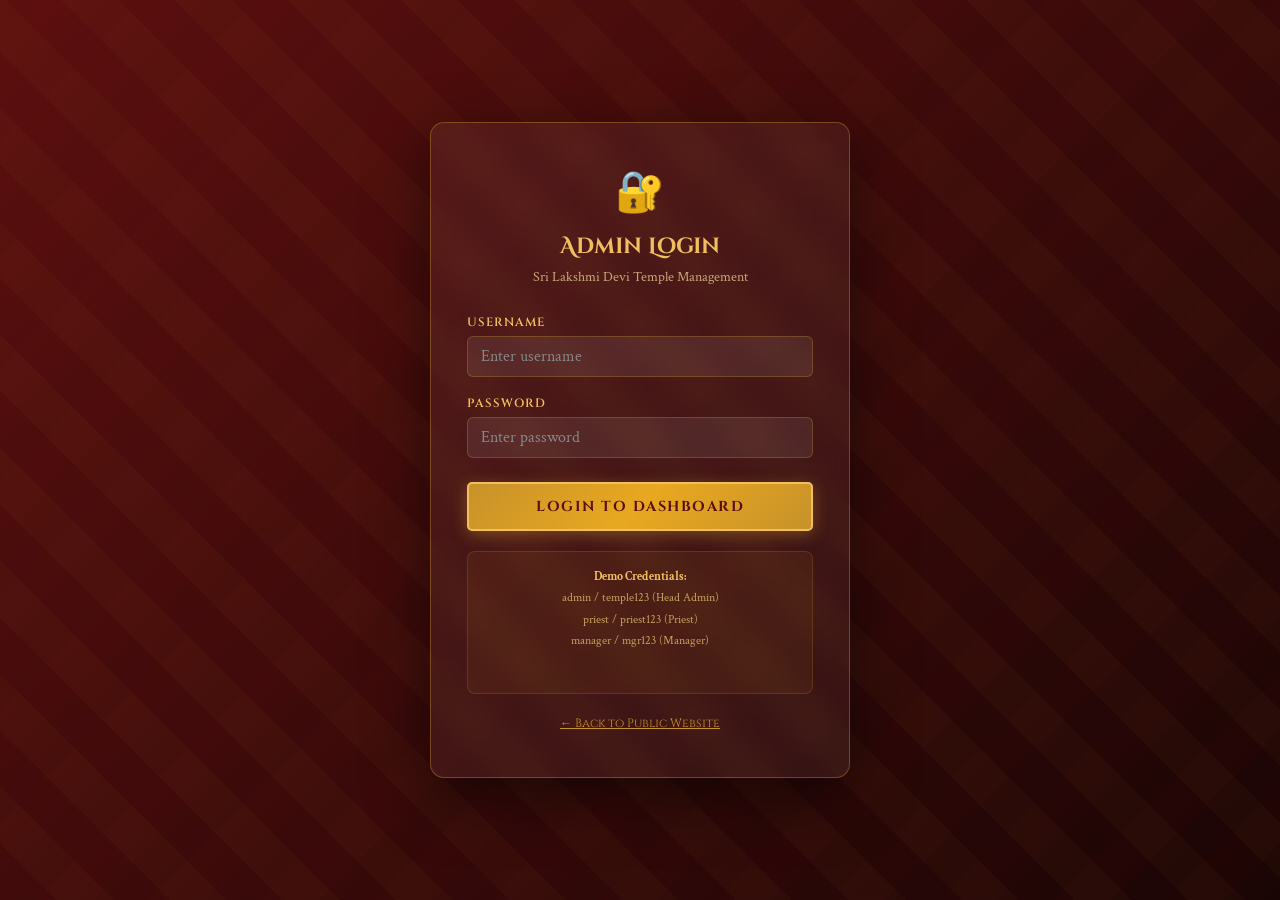
<file: admin-login.html>
<!DOCTYPE html>
<html lang="en">
<head>
<meta charset="UTF-8"/>
<meta name="viewport" content="width=device-width, initial-scale=1.0"/>
<title>Admin Login – Temple</title>
<link rel="stylesheet" href="style.css"/>
<style>
  body { background:linear-gradient(135deg,var(--crimson-dark),#1a0505); min-height:100vh; display:flex; flex-direction:column; }
  .login-wrap { flex:1; display:flex; align-items:center; justify-content:center; padding:40px 24px; }
  .login-box {
    background:rgba(255,255,255,0.05);
    border:1px solid rgba(200,146,42,0.4);
    border-radius:14px; padding:44px 36px;
    width:100%; max-width:420px;
    box-shadow:0 20px 60px rgba(0,0,0,0.5);
    backdrop-filter:blur(10px);
  }
  .login-box h1 { font-family:'Cinzel Decorative',cursive; color:var(--gold-light); font-size:1.4rem; text-align:center; margin-bottom:6px; }
  .login-box p  { color:#c8a878; text-align:center; font-size:0.9rem; margin-bottom:28px; }
  .login-box .form-group label { color:var(--gold-light); }
  .login-box input {
    background:rgba(255,255,255,0.08);
    border:1px solid rgba(200,146,42,0.3);
    color:#fff; width:100%;
  }
  .login-box input::placeholder { color:#888; }
  .login-box input:focus { border-color:var(--gold); box-shadow:0 0 0 3px rgba(200,146,42,0.2); }
  .err { color:#ff8080; font-size:0.85rem; text-align:center; margin-top:10px; display:none; }
  .creds-hint { margin-top:20px; padding:14px; background:rgba(200,146,42,0.08); border:1px solid rgba(200,146,42,0.2); border-radius:8px; }
  .creds-hint p { color:#c8a060; font-size:0.78rem; text-align:center; line-height:1.7; }
</style>
</head>
<body>
<div class="login-wrap">
  <div class="login-box">
    <div style="text-align:center;font-size:2.5rem;margin-bottom:12px;">🔐</div>
    <h1>Admin Login</h1>
    <p>Sri Lakshmi Devi Temple Management</p>
    <div class="form-group">
      <label>USERNAME</label>
      <input type="text" id="username" placeholder="Enter username" onkeydown="if(event.key==='Enter')doLogin()"/>
    </div>
    <div class="form-group">
      <label>PASSWORD</label>
      <input type="password" id="password" placeholder="Enter password" onkeydown="if(event.key==='Enter')doLogin()"/>
    </div>
    <button class="btn btn-gold" style="width:100%;padding:13px;font-size:0.9rem;margin-top:6px;" onclick="doLogin()">LOGIN TO DASHBOARD</button>
    <p class="err" id="err-msg">❌ Invalid username or password.</p>
    <div class="creds-hint">
      <p><strong style="color:var(--gold-light);">Demo Credentials:</strong><br/>
      admin / temple123 (Head Admin)<br/>
      priest / priest123 (Priest)<br/>
      manager / mgr123 (Manager)</p>
    </div>
    <div style="text-align:center;margin-top:18px;">
      <a href="index.html" style="color:var(--gold);font-family:'Cinzel',serif;font-size:0.75rem;">← Back to Public Website</a>
    </div>
  </div>
</div>
<div id="toast"></div>
<script src="data.js"></script>
<script>
  // If already logged in, redirect
  if(TempleDB.isLoggedIn()) window.location.href='admin-dashboard.html';

  function doLogin() {
    const u = document.getElementById('username').value.trim();
    const p = document.getElementById('password').value;
    const admin = TempleDB.login(u, p);
    if(admin) {
      window.location.href = 'admin-dashboard.html';
    } else {
      document.getElementById('err-msg').style.display = 'block';
    }
  }
</script>
</body>
</html>
</file>
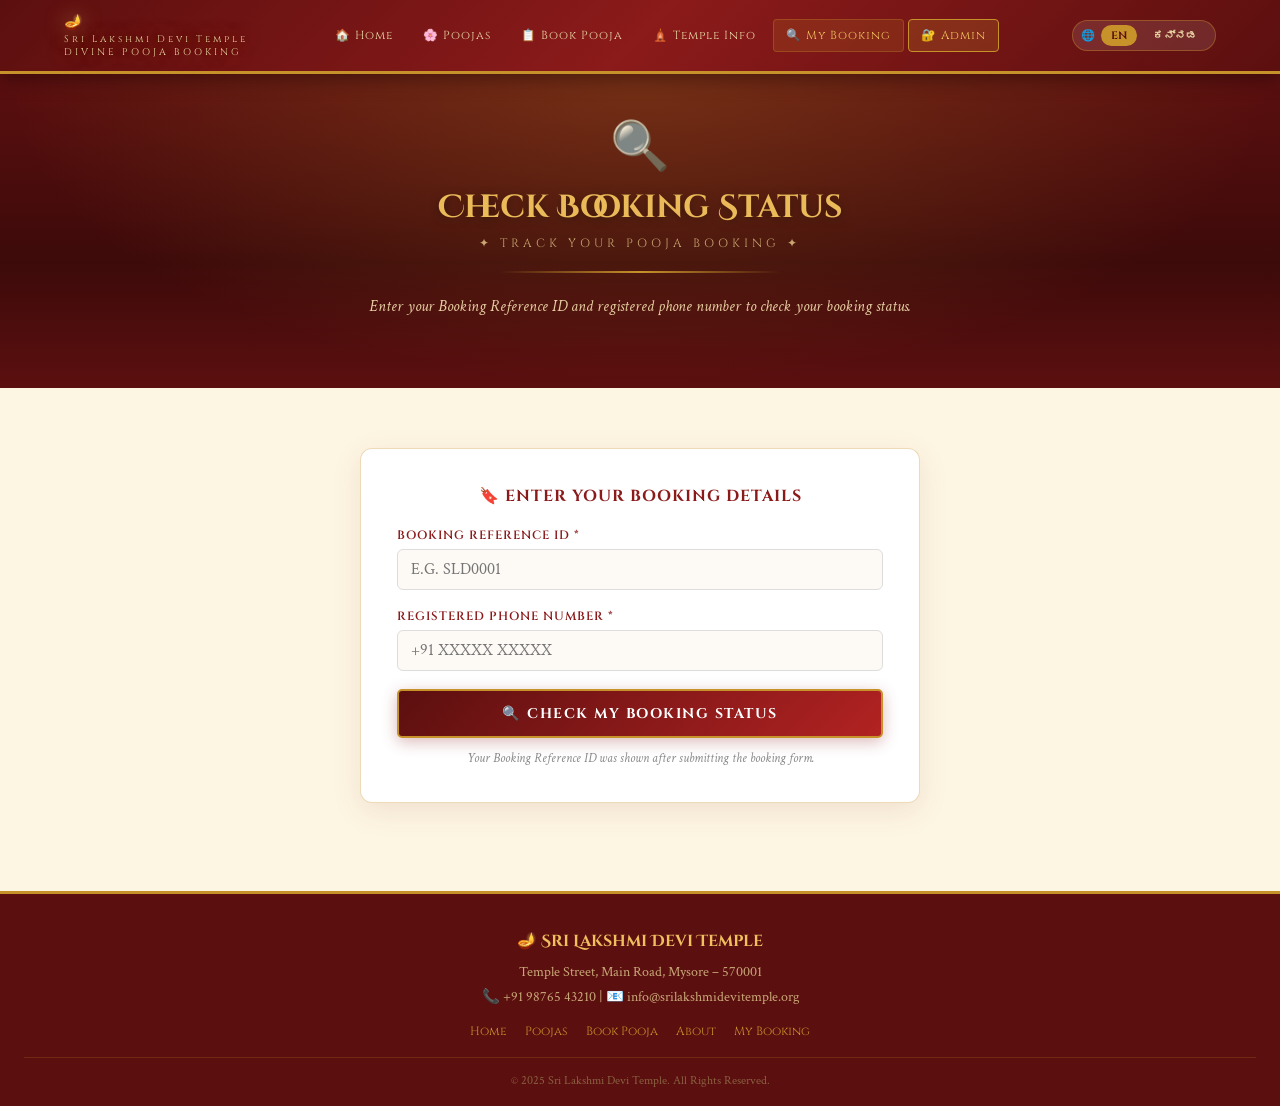
<file: booking-status.html>
<!DOCTYPE html>
<html lang="en">
<head>
<meta charset="UTF-8"/>
<meta name="viewport" content="width=device-width, initial-scale=1.0"/>
<title>Check Booking Status</title>
<link rel="stylesheet" href="style.css"/>
<style>
  .status-wrap { max-width:560px; margin:0 auto; }
  .search-box { background:#fff; border:1px solid var(--border); border-radius:12px; padding:36px; box-shadow:0 8px 30px rgba(139,26,26,0.1); margin-bottom:28px; }
  .search-box h2 { font-family:'Cinzel',serif; color:var(--crimson); font-size:1rem; letter-spacing:1px; margin-bottom:20px; text-align:center; }
  .result-card { background:#fff; border:1px solid var(--border); border-radius:12px; overflow:hidden; box-shadow:0 8px 30px rgba(139,26,26,0.1); display:none; }
  .result-header { padding:22px 28px; display:flex; align-items:center; justify-content:space-between; flex-wrap:wrap; gap:12px; }
  .result-header.pending   { background:linear-gradient(135deg,#7a5c00,#a07800); }
  .result-header.confirmed { background:linear-gradient(135deg,#1a5c1a,#2d8c2d); }
  .result-header.rejected  { background:linear-gradient(135deg,#5c0f0f,#8b1a1a); }
  .status-icon { font-size:2.8rem; }
  .status-label { font-family:'Cinzel Decorative',cursive; font-size:1.2rem; color:#fff; text-shadow:0 2px 8px rgba(0,0,0,0.3); }
  .status-label span { display:block; font-family:'Cinzel',serif; font-size:0.72rem; letter-spacing:2px; color:rgba(255,255,255,0.75); margin-bottom:4px; }
  .ref-badge { background:rgba(255,255,255,0.2); border:1px solid rgba(255,255,255,0.4); border-radius:20px; padding:6px 18px; font-family:'Cinzel',serif; font-size:0.85rem; color:#fff; letter-spacing:1px; }
  .result-body { padding:28px; }
  .detail-row { display:flex; gap:14px; padding:11px 0; border-bottom:1px dashed var(--border); font-size:0.97rem; color:#333; align-items:flex-start; }
  .detail-row:last-child { border-bottom:none; }
  .detail-row .lbl { font-family:'Cinzel',serif; font-size:0.72rem; letter-spacing:1px; color:var(--crimson); min-width:130px; padding-top:2px; }
  .detail-row .val { flex:1; line-height:1.5; }
  .status-message { margin-top:20px; padding:16px 20px; border-radius:8px; font-size:0.95rem; line-height:1.7; text-align:center; }
  .status-message.pending   { background:#fffbea; border:1px solid #d4a800; color:#7a5000; }
  .status-message.confirmed { background:#f0fff0; border:1px solid #2d8c2d; color:#1a5c1a; }
  .status-message.rejected  { background:#fff5f5; border:1px solid #c0392b; color:#8b1a1a; }
  .reject-reason-box { background:#fff5f5; border:1px solid #e0a0a0; border-left:4px solid #c0392b; border-radius:8px; padding:14px 18px; margin-top:14px; display:none; }
  .reject-reason-box p { color:#8b1a1a; font-size:0.92rem; line-height:1.6; }
  .reject-reason-box strong { font-family:'Cinzel',serif; font-size:0.75rem; letter-spacing:1px; display:block; margin-bottom:6px; }
  .not-found { background:#fff8f0; border:1px solid #e0a060; border-radius:10px; padding:28px; text-align:center; display:none; }
  .not-found .icon { font-size:2.5rem; margin-bottom:10px; }
  .not-found h3 { font-family:'Cinzel',serif; color:var(--crimson); margin-bottom:8px; }
  .not-found p  { color:#666; font-size:0.95rem; }
</style>
</head>
<body>
<nav>
  <div class="nav-inner">
    <a href="index.html" class="nav-logo">🪔 <span id="nav-temple-name">Sri Lakshmi Devi Temple</span> <span>DIVINE POOJA BOOKING</span></a>
    <div class="nav-links">
      <a href="index.html" id="nl-home">🏠 Home</a>
      <a href="services.html" id="nl-poojas">🌸 Poojas</a>
      <a href="booking.html" id="nl-book">📋 Book Pooja</a>
      <a href="about.html" id="nl-temple">🛕 Temple Info</a>
      <a href="booking-status.html" class="active" id="nl-mybooking">🔍 My Booking</a>
      <a href="admin-login.html" class="btn-admin">🔐 Admin</a>
    </div>
    <div id="lang-toggle-nav"></div>
  </div>
</nav>

<section class="hero" style="padding:50px 24px 40px;">
  <div class="hero-om" style="font-size:3rem;">🔍</div>
  <h1 id="h-title" style="font-size:clamp(1.3rem,3vw,2rem);">Check Booking Status</h1>
  <div class="hero-sub" id="h-sub">✦ TRACK YOUR POOJA BOOKING ✦</div>
  <div class="hero-divider"></div>
  <p id="h-desc" style="font-size:1rem;">Enter your Booking Reference ID and registered phone number to check your booking status.</p>
</section>

<section style="background:var(--cream);">
  <div class="container">
    <div class="status-wrap">
      <div class="search-box">
        <h2 id="s-heading">🔖 ENTER YOUR BOOKING DETAILS</h2>
        <div class="form-group">
          <label id="lbl-ref">BOOKING REFERENCE ID *</label>
          <input type="text" id="ref-input" placeholder="e.g. SLD0001" style="text-transform:uppercase;" oninput="this.value=this.value.toUpperCase()" onkeydown="if(event.key==='Enter')checkStatus()"/>
        </div>
        <div class="form-group">
          <label id="lbl-phone">REGISTERED PHONE NUMBER *</label>
          <input type="tel" id="phone-input" placeholder="+91 XXXXX XXXXX" onkeydown="if(event.key==='Enter')checkStatus()"/>
        </div>
        <button class="btn btn-crimson" style="width:100%;padding:13px;font-size:0.88rem;" id="btn-check" onclick="checkStatus()">🔍 CHECK MY BOOKING STATUS</button>
        <p style="text-align:center;font-size:0.8rem;color:#888;margin-top:12px;font-style:italic;" id="ref-hint">Your Booking Reference ID was shown after submitting the booking form.</p>
      </div>

      <div class="not-found" id="not-found">
        <div class="icon">❓</div>
        <h3 id="nf-title">Booking Not Found</h3>
        <p id="nf-desc">No booking found with this Reference ID and Phone Number. Please double-check your details or <a href="booking.html" style="color:var(--crimson);">make a new booking</a>.</p>
      </div>

      <div class="result-card" id="result-card">
        <div class="result-header" id="result-header">
          <div>
            <span class="status-label">
              <span id="res-status-label">BOOKING STATUS</span>
              <span id="res-status-text">—</span>
            </span>
          </div>
          <div class="status-icon" id="res-icon">—</div>
          <div class="ref-badge" id="res-ref">—</div>
        </div>
        <div class="result-body">
          <div class="detail-row"><span class="lbl" id="lbl-dname">DEVOTEE NAME</span><span class="val" id="res-name">—</span></div>
          <div class="detail-row"><span class="lbl" id="lbl-dphone">PHONE</span><span class="val" id="res-phone">—</span></div>
          <div class="detail-row"><span class="lbl" id="lbl-demail">EMAIL</span><span class="val" id="res-email">—</span></div>
          <div class="detail-row"><span class="lbl" id="lbl-dpooja">POOJA</span><span class="val" id="res-pooja">—</span></div>
          <div class="detail-row"><span class="lbl" id="lbl-ddate">DATE</span><span class="val" id="res-date">—</span></div>
          <div class="detail-row"><span class="lbl" id="lbl-dtime">TIME</span><span class="val" id="res-time">—</span></div>
          <div class="detail-row"><span class="lbl" id="lbl-dbooked">BOOKED ON</span><span class="val" id="res-createdat">—</span></div>

          <!-- REJECTION REASON BOX -->
          <div class="reject-reason-box" id="reject-reason-box">
            <strong id="lbl-reason">❌ REASON FOR REJECTION:</strong>
            <p id="res-reason">—</p>
            <p style="margin-top:8px;font-size:0.85rem;color:#a06060;">Please <a href="booking.html" style="color:var(--crimson);font-weight:bold;">make a new booking</a> with a different date or time, or contact the temple directly.</p>
          </div>

          <div class="status-message" id="res-message"></div>

          <div style="display:flex;gap:12px;margin-top:20px;flex-wrap:wrap;">
            <a href="index.html" class="btn btn-crimson btn-sm" id="btn-back-home">🏠 Back to Home</a>
            <a href="booking.html" class="btn btn-gold btn-sm" id="btn-new-booking">➕ New Booking</a>
            <button class="btn btn-outline btn-sm" onclick="resetSearch()" id="btn-search-again">🔍 Search Again</button>
          </div>
        </div>
      </div>
    </div>
  </div>
</section>

<footer>
  <h3 id="footer-name">🪔 Sri Lakshmi Devi Temple</h3>
  <p id="footer-info"></p>
  <div class="footer-links">
    <a href="index.html" id="fl-home">Home</a>
    <a href="services.html" id="fl-poojas">Poojas</a>
    <a href="booking.html" id="fl-book">Book Pooja</a>
    <a href="about.html" id="fl-about">About</a>
    <a href="booking-status.html" id="fl-status">My Booking</a>
  </div>
  <div class="footer-copy">© 2025 <span id="footer-tname"></span>. <span id="footer-rights">All Rights Reserved.</span></div>
</footer>

<div id="toast"></div>
<script src="data.js"></script>
<script>
  const s = TempleDB.getSettings();
  document.title = t('status_title') + ' – ' + s.name;
  document.getElementById('footer-name').textContent    = '🪔 ' + s.name;
  document.getElementById('footer-tname').textContent   = s.name;
  document.getElementById('footer-info').innerHTML      = s.address + '<br/>📞 ' + s.phone + ' | 📧 ' + s.email;
  document.getElementById('nav-temple-name').textContent = s.name;
  document.getElementById('lang-toggle-nav').innerHTML  = buildLangToggle();

  // Apply translations
  document.getElementById('h-title').textContent    = t('status_title');
  document.getElementById('h-sub').textContent      = '✦ ' + t('status_sub').toUpperCase() + ' ✦';
  document.getElementById('h-desc').textContent     = t('status_desc');
  document.getElementById('lbl-ref').textContent    = t('lbl_ref');
  document.getElementById('lbl-phone').textContent  = t('lbl_phone2');
  document.getElementById('btn-check').textContent  = t('btn_check');
  document.getElementById('footer-rights').textContent = t('footer_rights');

  function checkStatus() {
    const ref   = document.getElementById('ref-input').value.trim().toUpperCase();
    const phone = document.getElementById('phone-input').value.trim();
    if(!ref || !phone) { showToast('🙏 Please enter both fields.', false); return; }

    const booking = TempleDB.getBookings().find(b =>
      b.bookingRef.toUpperCase() === ref &&
      b.phone.replace(/\s+/g,'') === phone.replace(/\s+/g,'')
    );

    document.getElementById('not-found').style.display   = 'none';
    document.getElementById('result-card').style.display = 'none';

    if(!booking) {
      document.getElementById('not-found').style.display = 'block';
      document.getElementById('nf-title').textContent = t('notfound_title');
      document.getElementById('nf-desc').innerHTML    = t('notfound_desc') + ' <a href="booking.html" style="color:var(--crimson);">make a new booking</a>.';
      return;
    }

    const status      = booking.status;
    const statusLower = status.toLowerCase();
    const icons       = { Pending:'⏳', Confirmed:'✅', Rejected:'❌' };
    const statusText  = { Pending:t('status_pending'), Confirmed:t('status_confirmed'), Rejected:t('status_rejected') };
    const messages    = {
      Pending:   t('msg_pending'),
      Confirmed: t('msg_confirmed'),
      Rejected:  t('msg_rejected'),
    };

    document.getElementById('result-header').className        = 'result-header ' + statusLower;
    document.getElementById('res-status-text').textContent    = statusText[status];
    document.getElementById('res-icon').textContent           = icons[status];
    document.getElementById('res-ref').textContent            = booking.bookingRef;
    document.getElementById('res-name').textContent           = booking.name;
    document.getElementById('res-phone').textContent          = booking.phone;
    document.getElementById('res-email').textContent          = booking.email || '—';
    document.getElementById('res-pooja').textContent          = booking.pooja;
    document.getElementById('res-date').textContent           = booking.date;
    document.getElementById('res-time').textContent           = booking.time;
    document.getElementById('res-createdat').textContent      = new Date(booking.createdAt).toLocaleString('en-IN',{dateStyle:'medium',timeStyle:'short'});

    // Show rejection reason if rejected
    const reasonBox = document.getElementById('reject-reason-box');
    if(status === 'Rejected' && booking.reason) {
      reasonBox.style.display          = 'block';
      document.getElementById('lbl-reason').textContent = t('reject_reason');
      document.getElementById('res-reason').textContent = booking.reason;
    } else {
      reasonBox.style.display = 'none';
    }

    const msgEl       = document.getElementById('res-message');
    msgEl.className   = 'status-message ' + statusLower;
    msgEl.textContent = messages[status];

    document.getElementById('result-card').style.display = 'block';
    document.getElementById('result-card').scrollIntoView({behavior:'smooth',block:'start'});
  }

  function resetSearch() {
    document.getElementById('ref-input').value   = '';
    document.getElementById('phone-input').value = '';
    document.getElementById('result-card').style.display  = 'none';
    document.getElementById('not-found').style.display    = 'none';
    document.getElementById('ref-input').focus();
    window.scrollTo({top:0,behavior:'smooth'});
  }

  function showToast(msg, ok=true) {
    const t2 = document.getElementById('toast');
    t2.textContent = msg;
    t2.className   = ok ? 'show green' : 'show';
    setTimeout(() => t2.className = '', 3000);
  }
</script>
</body>
</html>
</file>
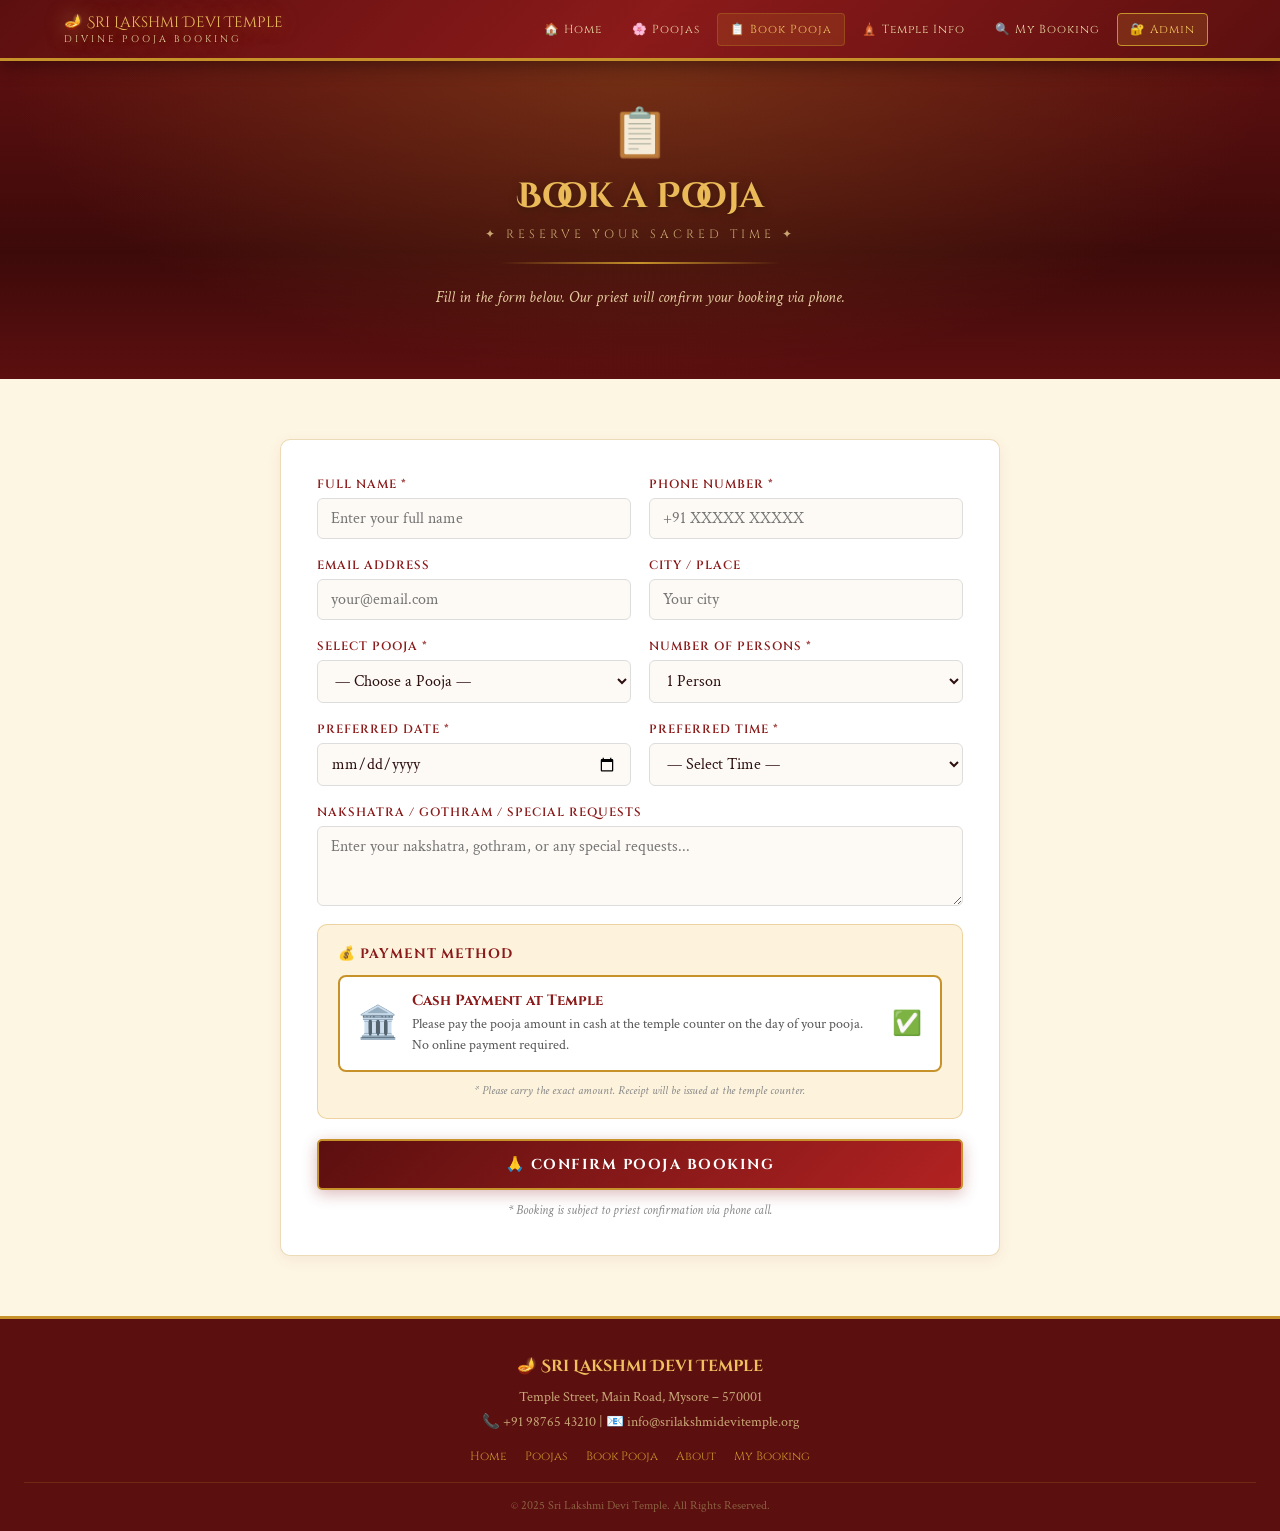
<file: booking.html>
<!DOCTYPE html>
<html lang="en">
<head>
<meta charset="UTF-8"/>
<meta name="viewport" content="width=device-width, initial-scale=1.0"/>
<title>Book a Pooja – Sri Lakshmi Devi Temple</title>
<link rel="stylesheet" href="style.css"/>
</head>
<body>
<nav>
  <div class="nav-inner">
    <a href="index.html" class="nav-logo">🪔 Sri Lakshmi Devi Temple <span>DIVINE POOJA BOOKING</span></a>
    <div class="nav-links">
      <a href="index.html">🏠 Home</a>
      <a href="services.html">🌸 Poojas</a>
      <a href="booking.html" class="active">📋 Book Pooja</a>
      <a href="about.html">🛕 Temple Info</a>
      <a href="booking-status.html">🔍 My Booking</a>
      <a href="admin-login.html" class="btn-admin">🔐 Admin</a>
      <div id="lang-toggle-nav" style="margin-left:4px;"></div>
    </div>
  </div>
</nav>

<!-- HERO -->
<section class="hero" style="padding:50px 24px 40px;">
  <div class="hero-om" style="font-size:3rem;">📋</div>
  <h1 style="font-size:clamp(1.3rem,3vw,2.2rem);">Book a Pooja</h1>
  <div class="hero-sub">✦ RESERVE YOUR SACRED TIME ✦</div>
  <div class="hero-divider"></div>
  <p style="font-size:1rem;">Fill in the form below. Our priest will confirm your booking via phone.</p>
</section>

<section style="background:var(--cream);">
  <div class="container" style="max-width:720px;">

    <!-- BOOKING FORM — submits to Google Forms -->
    <div id="form-wrap" class="card" style="padding:36px;">

      <!-- NOTE: This form posts directly to Google Forms -->
      <!-- Google Form ID: 1FAIpQLSdAtGqVBT4bfFImthv5EoZCTUp_bJMUnq2AM4n5wsKTiX3CpA -->

      <div class="form-row">
        <div class="form-group">
          <label>FULL NAME *</label>
          <input type="text" id="f-name" placeholder="Enter your full name"/>
        </div>
        <div class="form-group">
          <label>PHONE NUMBER *</label>
          <input type="tel" id="f-phone" placeholder="+91 XXXXX XXXXX"/>
        </div>
      </div>
      <div class="form-row">
        <div class="form-group">
          <label>EMAIL ADDRESS</label>
          <input type="email" id="f-email" placeholder="your@email.com"/>
        </div>
        <div class="form-group">
          <label>CITY / PLACE</label>
          <input type="text" id="f-city" placeholder="Your city"/>
        </div>
      </div>
      <div class="form-row">
        <div class="form-group">
          <label>SELECT POOJA *</label>
          <select id="f-pooja">
            <option value="">— Choose a Pooja —</option>
          </select>
        </div>
        <div class="form-group">
          <label>NUMBER OF PERSONS *</label>
          <select id="f-persons">
            <option value="1">1 Person</option>
            <option value="2">2 Persons</option>
            <option value="3-5">3–5 Persons</option>
            <option value="6-10">6–10 Persons</option>
            <option value="10+">More than 10</option>
          </select>
        </div>
      </div>
      <div class="form-row">
        <div class="form-group">
          <label>PREFERRED DATE *</label>
          <input type="date" id="f-date"/>
        </div>
        <div class="form-group">
          <label>PREFERRED TIME *</label>
          <select id="f-time">
            <option value="">— Select Time —</option>
            <option>06:00 AM – 07:00 AM</option>
            <option>08:00 AM – 09:00 AM</option>
            <option>10:00 AM – 11:00 AM</option>
            <option>12:00 PM – 01:00 PM</option>
            <option>04:00 PM – 05:00 PM</option>
            <option>06:00 PM – 07:00 PM</option>
          </select>
        </div>
      </div>
      <div class="form-group">
        <label>NAKSHATRA / GOTHRAM / SPECIAL REQUESTS</label>
        <textarea id="f-notes" placeholder="Enter your nakshatra, gothram, or any special requests..."></textarea>
      </div>

      <!-- PAYMENT METHOD -->
      <div style="background:var(--gold-pale);border:1px solid var(--border);border-radius:10px;padding:20px;margin-bottom:20px;">
        <h3 style="font-family:'Cinzel',serif;color:var(--crimson);font-size:0.85rem;letter-spacing:1px;margin-bottom:12px;">💰 PAYMENT METHOD</h3>
        <div style="display:flex;align-items:center;gap:14px;background:#fff;border:2px solid var(--gold);border-radius:8px;padding:14px 18px;">
          <span style="font-size:2rem;">🏛️</span>
          <div>
            <p style="font-family:'Cinzel',serif;font-size:0.92rem;color:var(--crimson);font-weight:700;">Cash Payment at Temple</p>
            <p style="font-size:0.88rem;color:#555;margin-top:4px;line-height:1.5;">Please pay the pooja amount in cash at the temple counter on the day of your pooja. No online payment required.</p>
          </div>
          <span style="margin-left:auto;font-size:1.5rem;flex-shrink:0;">✅</span>
        </div>
        <p style="font-size:0.78rem;color:#888;margin-top:10px;font-style:italic;text-align:center;">* Please carry the exact amount. Receipt will be issued at the temple counter.</p>
      </div>

      <button class="btn btn-crimson" style="width:100%;padding:14px;font-size:0.9rem;" onclick="submitBooking()">🙏 CONFIRM POOJA BOOKING</button>
      <p style="text-align:center;font-size:0.82rem;color:#888;margin-top:12px;font-style:italic;">* Booking is subject to priest confirmation via phone call.</p>
    </div>

    <!-- SUCCESS SCREEN -->
    <div id="success-wrap" class="card" style="padding:40px;text-align:center;display:none;">
      <div style="font-size:3.5rem;">✅</div>
      <h2 style="font-family:'Cinzel Decorative',cursive;color:var(--crimson);margin:12px 0;">Booking Submitted!</h2>
      <div id="success-msg" style="font-size:1.05rem;line-height:1.8;color:#444;margin-bottom:24px;"></div>
      <div style="background:var(--gold-pale);border:1px solid var(--border);border-radius:8px;padding:16px;margin-bottom:16px;">
        <p style="font-family:'Cinzel',serif;font-size:0.8rem;color:var(--crimson);letter-spacing:1px;">⏳ STATUS: PENDING APPROVAL</p>
        <p style="font-size:0.9rem;color:#555;margin-top:6px;">Our team will review and confirm your booking shortly. You will be contacted on your phone number.</p>
      </div>
      <div style="background:#f0fff0;border:1px solid #2d8c2d;border-radius:8px;padding:14px;margin-bottom:20px;">
        <p style="font-size:0.88rem;color:#1a5c1a;line-height:1.6;">
          📊 Your booking has been <strong>saved to our Google Sheet</strong>.<br/>
          The temple admin will be notified and will contact you shortly. 🙏
        </p>
      </div>
      <div style="display:flex;gap:12px;justify-content:center;flex-wrap:wrap;">
        <button class="btn btn-gold" onclick="resetForm()">➕ BOOK ANOTHER POOJA</button>
        <a href="index.html" class="btn btn-crimson">🏠 GO HOME</a>
      </div>
    </div>

  </div>
</section>

<!-- Hidden Google Form iframe for silent submission -->
<iframe id="gform-iframe" name="gform-iframe" style="display:none;"></iframe>

<footer>
  <h3 id="footer-name">🪔 Sri Lakshmi Devi Temple</h3>
  <p id="footer-info"></p>
  <div class="footer-links">
    <a href="index.html">Home</a>
    <a href="services.html">Poojas</a>
    <a href="booking.html">Book Pooja</a>
    <a href="about.html">About</a>
    <a href="booking-status.html">My Booking</a>
  </div>
  <div class="footer-copy">© 2025 Sri Lakshmi Devi Temple. All Rights Reserved.</div>
</footer>

<div id="toast"></div>
<script src="data.js"></script>
<script>
  // ── SETTINGS ──
  const s = TempleDB.getSettings();
  document.title = 'Book a Pooja – ' + s.name;
  document.getElementById('footer-name').textContent = '🪔 ' + s.name;
  document.getElementById('footer-info').innerHTML = s.address + '<br/>📞 ' + s.phone + ' | 📧 ' + s.email;

  // ── MIN DATE ──
  document.getElementById('f-date').min = new Date().toISOString().split('T')[0];

  // ── LOAD POOJAS ──
  const sel = document.getElementById('f-pooja');
  TempleDB.getPoojas().filter(p => p.active).forEach(p => {
    const o = document.createElement('option');
    o.value = p.name + ' – ₹' + p.price.toLocaleString();
    o.textContent = p.name + ' – ₹' + p.price.toLocaleString();
    sel.appendChild(o);
  });

  // ── GOOGLE FORM ENTRY IDs ──
  // These are the field entry IDs from your Google Form.
  // ⚠️ YOU MUST UPDATE THESE after checking your form's entry IDs (see instructions below).
  const GOOGLE_FORM_ACTION = 'https://docs.google.com/forms/d/e/1FAIpQLSdAtGqVBT4bfFImthv5EoZCTUp_bJMUnq2AM4n5wsKTiX3CpA/formResponse';

  // ✅ Real entry IDs from Google Form
  const ENTRY = {
    name:         'entry.935151035',
    phone:        'entry.204446862',
    email:        'entry.1897419844',
    city:         'entry.725909790',
    pooja:        'entry.727469565',
    time_hour:    'entry.1396887401_hour',
    time_minute:  'entry.1396887401_minute',
    date_year:    'entry.1972654668_year',
    date_month:   'entry.1972654668_month',
    date_day:     'entry.1972654668_day',
  };

  // ── SUBMIT ──
  function submitBooking() {
    const name    = document.getElementById('f-name').value.trim();
    const phone   = document.getElementById('f-phone').value.trim();
    const email   = document.getElementById('f-email').value.trim();
    const city    = document.getElementById('f-city').value.trim();
    const pooja   = document.getElementById('f-pooja').value;
    const persons = document.getElementById('f-persons').value;
    const date    = document.getElementById('f-date').value;
    const time    = document.getElementById('f-time').value;
    const notes   = document.getElementById('f-notes').value.trim();

    if (!name || !phone || !pooja || !date || !time) {
      showToast('🙏 Please fill all required fields.', false);
      return;
    }

    // Parse date → year, month, day
    const dateObj = new Date(date);
    const d_year  = dateObj.getFullYear();
    const d_month = dateObj.getMonth() + 1;
    const d_day   = dateObj.getDate();

    // Parse time → hour, minute (from "06:00 AM – 07:00 AM" → take first part)
    const timePart  = time.split('–')[0].trim(); // "06:00 AM"
    const timeMatch = timePart.match(/(\d+):(\d+)\s*(AM|PM)/i);
    let t_hour = 0, t_minute = 0;
    if (timeMatch) {
      t_hour   = parseInt(timeMatch[1]);
      t_minute = parseInt(timeMatch[2]);
      if (timeMatch[3].toUpperCase() === 'PM' && t_hour !== 12) t_hour += 12;
      if (timeMatch[3].toUpperCase() === 'AM' && t_hour === 12) t_hour = 0;
    }

    // Submit silently via hidden form → iframe (no page redirect)
    const hiddenForm = document.createElement('form');
    hiddenForm.method = 'POST';
    hiddenForm.action = GOOGLE_FORM_ACTION;
    hiddenForm.target = 'gform-iframe';
    hiddenForm.style.display = 'none';
    hiddenForm.innerHTML = `
      <input name="${ENTRY.name}"         value="${escHtml(name)}"/>
      <input name="${ENTRY.phone}"        value="${escHtml(phone)}"/>
      <input name="${ENTRY.email}"        value="${escHtml(email)}"/>
      <input name="${ENTRY.city}"         value="${escHtml(city)}"/>
      <input name="${ENTRY.pooja}"        value="${escHtml(pooja)}"/>
      <input name="${ENTRY.date_year}"    value="${d_year}"/>
      <input name="${ENTRY.date_month}"   value="${d_month}"/>
      <input name="${ENTRY.date_day}"     value="${d_day}"/>
      <input name="${ENTRY.time_hour}"    value="${t_hour}"/>
      <input name="${ENTRY.time_minute}"  value="${t_minute}"/>`;
    document.body.appendChild(hiddenForm);
    hiddenForm.submit();
    document.body.removeChild(hiddenForm);

    // Also save locally for booking-status page
    const b = TempleDB.addBooking({name,phone,email,city,pooja,date,time,persons,notes});

    // Show success
    document.getElementById('form-wrap').style.display = 'none';
    document.getElementById('success-wrap').style.display = 'block';
    document.getElementById('success-msg').innerHTML =
      `Dear <strong>${name}</strong>, your booking for <strong>${pooja.split('–')[0].trim()}</strong>
       on <strong>${date}</strong> at <strong>${time}</strong> has been submitted.<br/><br/>
       📞 We will confirm via <strong>${phone}</strong>.<br/><br/>
       🔖 <strong>Booking Ref: ${b.bookingRef}</strong><br/>
       <small style="color:#888;">(Save this reference to track your booking status)</small>`;
    window.scrollTo({ top: 0, behavior: 'smooth' });
  }

  function resetForm() {
    document.getElementById('form-wrap').style.display = 'block';
    document.getElementById('success-wrap').style.display = 'none';
    ['f-name','f-phone','f-email','f-city','f-notes','f-date'].forEach(id => document.getElementById(id).value = '');
    document.getElementById('f-pooja').value = '';
    document.getElementById('f-time').value = '';
    document.getElementById('f-persons').value = '1';
    window.scrollTo({ top: 0, behavior: 'smooth' });
  }

  function escHtml(str) {
    return String(str).replace(/"/g, '&quot;').replace(/'/g, '&#39;');
  }

  function showToast(msg, ok = true) {
    const t = document.getElementById('toast');
    t.textContent = msg;
    t.className = ok ? 'show green' : 'show';
    setTimeout(() => t.className = '', 3000);
  }
</script>
</body>
</html>
</file>
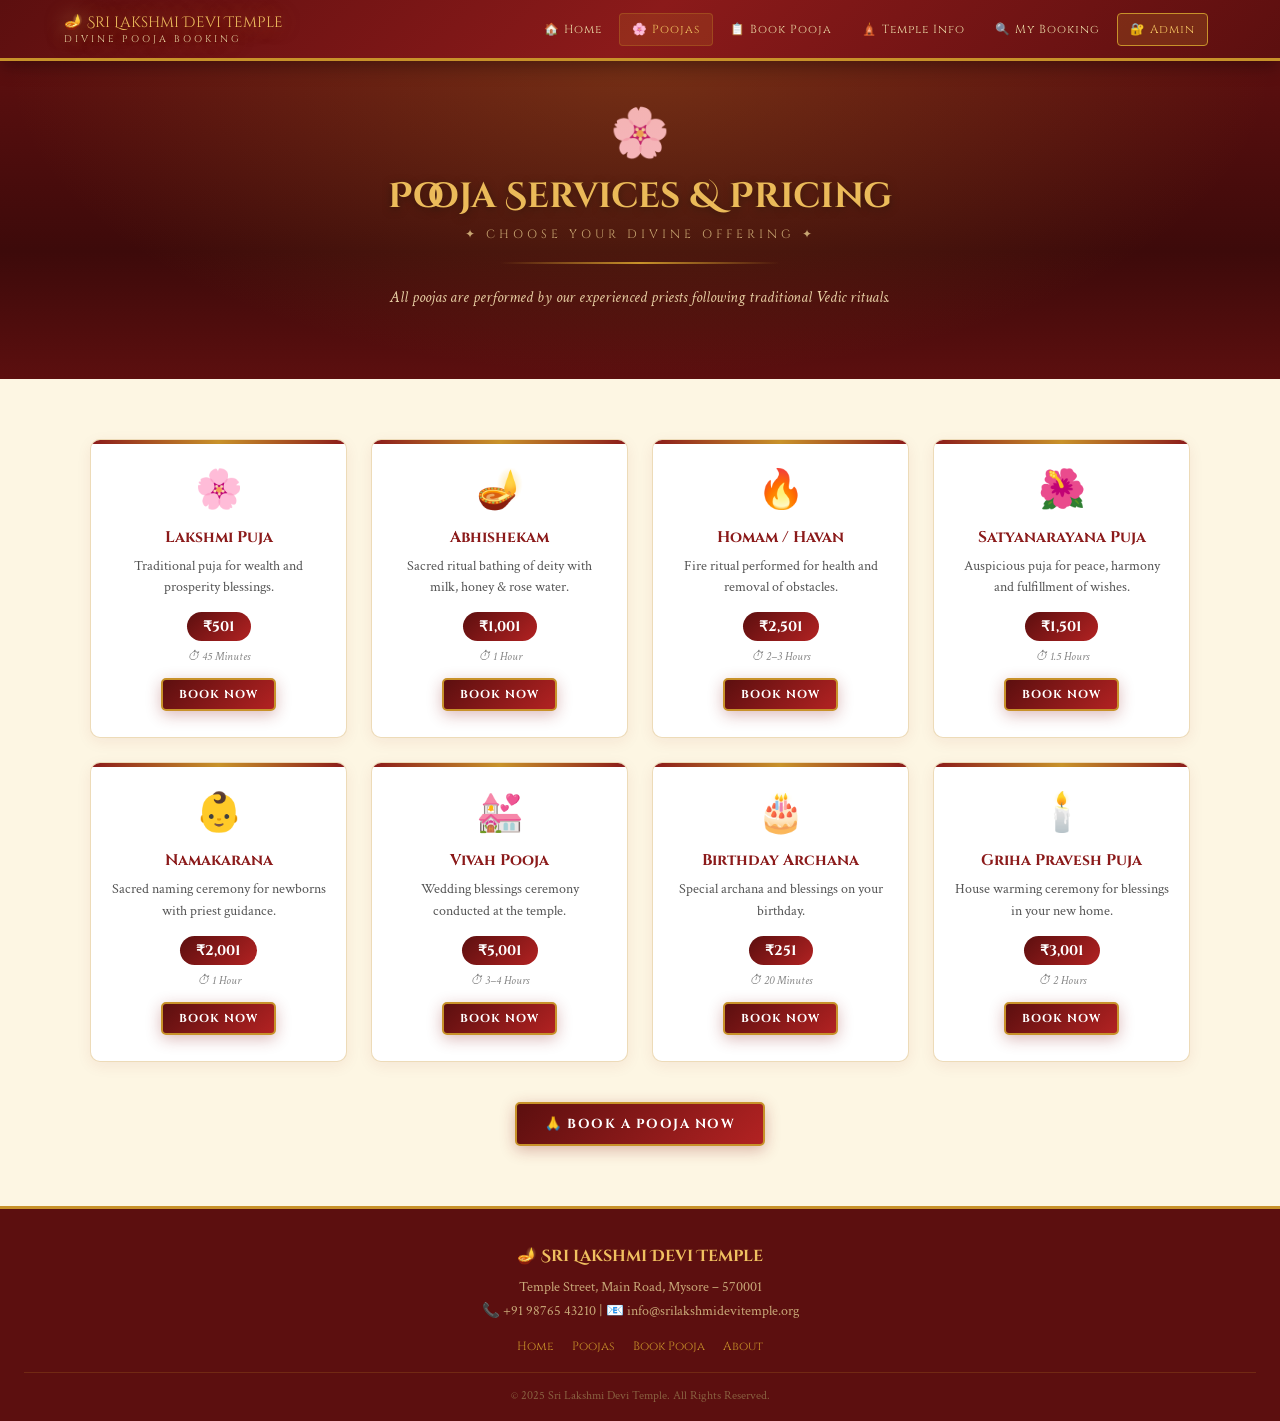
<file: services.html>
<!DOCTYPE html>
<html lang="en">
<head>
<meta charset="UTF-8"/>
<meta name="viewport" content="width=device-width, initial-scale=1.0"/>
<title>Pooja Services – Sri Lakshmi Devi Temple</title>
<link rel="stylesheet" href="style.css"/>
</head>
<body>
<nav>
  <div class="nav-inner">
    <a href="index.html" class="nav-logo">🪔 Sri Lakshmi Devi Temple <span>DIVINE POOJA BOOKING</span></a>
    <div class="nav-links">
      <a href="index.html">🏠 Home</a>
      <a href="services.html" class="active">🌸 Poojas</a>
      <a href="booking.html">📋 Book Pooja</a>
      <a href="about.html">🛕 Temple Info</a>
      <a href="booking-status.html">🔍 My Booking</a>
      <a href="admin-login.html" class="btn-admin">🔐 Admin</a>
      <div id="lang-toggle-nav" style="margin-left:4px;"></div>
    </div>
  </div>
</nav>

<section class="hero" style="padding:50px 24px 40px;">
  <div class="hero-om" style="font-size:3rem;">🌸</div>
  <h1 style="font-size:clamp(1.3rem,3vw,2.2rem);">Pooja Services & Pricing</h1>
  <div class="hero-sub">✦ CHOOSE YOUR DIVINE OFFERING ✦</div>
  <div class="hero-divider"></div>
  <p style="font-size:1rem;">All poojas are performed by our experienced priests following traditional Vedic rituals.</p>
</section>

<section style="background:var(--cream);">
  <div class="container">
    <div id="services-grid" style="display:grid;grid-template-columns:repeat(auto-fit,minmax(240px,1fr));gap:24px;"></div>
    <div style="text-align:center;margin-top:40px;">
      <a href="booking.html" class="btn btn-crimson">🙏 BOOK A POOJA NOW</a>
    </div>
  </div>
</section>

<footer>
  <h3 id="footer-name">🪔 Sri Lakshmi Devi Temple</h3>
  <p id="footer-info"></p>
  <div class="footer-links">
    <a href="index.html">Home</a><a href="services.html">Poojas</a>
    <a href="booking.html">Book Pooja</a><a href="about.html">About</a>
  </div>
  <div class="footer-copy">© 2025 Sri Lakshmi Devi Temple. All Rights Reserved.</div>
</footer>
<div id="toast"></div>
<script src="data.js"></script>
<script>
  const s = TempleDB.getSettings();
  const poojas = TempleDB.getPoojas().filter(p=>p.active);
  document.title = 'Pooja Services – ' + s.name;
  document.getElementById('footer-name').textContent = '🪔 ' + s.name;
  document.getElementById('footer-info').innerHTML = s.address + '<br/>📞 ' + s.phone + ' | 📧 ' + s.email;
  document.getElementById('services-grid').innerHTML = poojas.length
    ? poojas.map(p=>`
      <div class="service-card">
        <div class="service-icon">${p.icon}</div>
        <h3>${p.name}</h3>
        <p>${p.desc}</p>
        <span class="service-price">₹${p.price.toLocaleString()}</span>
        <span class="service-duration">⏱ ${p.duration}</span>
        <div style="margin-top:14px;"><a href="booking.html" class="btn btn-crimson btn-sm">BOOK NOW</a></div>
      </div>`).join('')
    : '<p style="text-align:center;color:#888;grid-column:span 4;">No pooja services available at this time.</p>';
</script>
</body>
</html>
</file>
<file: style.css>
/* ══════════════════════════════════════
   Sri Lakshmi Devi Temple – Shared Styles
   ══════════════════════════════════════ */

@import url('https://fonts.googleapis.com/css2?family=Cinzel+Decorative:wght@400;700;900&family=Cinzel:wght@400;600;700&family=Crimson+Text:ital,wght@0,400;0,600;1,400&display=swap');

:root {
  --gold: #c8922a;
  --gold-light: #f0c060;
  --gold-pale: #fdf3dc;
  --crimson: #8b1a1a;
  --crimson-dark: #5c0f0f;
  --crimson-light: #b22222;
  --cream: #fdf6e3;
  --dark: #1a0a0a;
  --text: #2d1010;
  --border: #c8922a55;
  --success: #2d7a2d;
  --danger: #8b1a1a;
  --warning: #a07000;
}

* { margin:0; padding:0; box-sizing:border-box; }
html { scroll-behavior:smooth; }

body {
  font-family:'Crimson Text', serif;
  background:var(--cream);
  color:var(--text);
  overflow-x:hidden;
  min-height:100vh;
}

body::before {
  content:'';
  position:fixed; inset:0;
  background-image:
    repeating-linear-gradient(45deg, transparent, transparent 40px, rgba(200,146,42,0.04) 40px, rgba(200,146,42,0.04) 80px),
    repeating-linear-gradient(-45deg, transparent, transparent 40px, rgba(139,26,26,0.03) 40px, rgba(139,26,26,0.03) 80px);
  pointer-events:none; z-index:0;
}

/* ── NAV ── */
nav {
  background:linear-gradient(135deg, var(--crimson-dark) 0%, var(--crimson) 50%, var(--crimson-dark) 100%);
  border-bottom:3px solid var(--gold);
  position:sticky; top:0; z-index:100;
  box-shadow:0 4px 20px rgba(0,0,0,0.4);
}
.nav-inner {
  max-width:1200px; margin:0 auto;
  display:flex; align-items:center; justify-content:space-between;
  padding:0 24px; flex-wrap:wrap; gap:8px;
}
.nav-logo {
  font-family:'Cinzel Decorative', cursive;
  font-size:0.95rem; color:var(--gold-light);
  padding:12px 0;
  text-shadow:0 0 20px rgba(240,192,96,0.5);
  text-decoration:none;
}
.nav-logo span { display:block; font-size:0.6rem; color:#e8d5a3; font-family:'Cinzel',serif; font-weight:400; letter-spacing:3px; }
.nav-links { display:flex; gap:4px; flex-wrap:wrap; }
.nav-links a {
  color:#e8d5a3; text-decoration:none;
  font-family:'Cinzel',serif; font-size:0.73rem; letter-spacing:1px;
  padding:8px 12px; border-radius:4px;
  transition:all 0.3s;
  border:1px solid transparent;
}
.nav-links a:hover, .nav-links a.active {
  color:var(--gold-light);
  background:rgba(200,146,42,0.15);
  border-color:rgba(200,146,42,0.3);
}
.nav-links a.btn-admin {
  background:rgba(200,146,42,0.2);
  border-color:var(--gold);
  color:var(--gold-light);
}

/* ── SECTION ── */
section { position:relative; z-index:1; padding:60px 24px; }
.container { max-width:1100px; margin:0 auto; }

.section-title { text-align:center; margin-bottom:44px; }
.section-title h2 {
  font-family:'Cinzel Decorative', cursive;
  font-size:clamp(1.2rem, 3vw, 1.9rem);
  color:var(--crimson); margin-bottom:10px;
}
.section-title .ornament {
  display:flex; align-items:center; justify-content:center; gap:12px;
  color:var(--gold); font-size:1rem;
}
.section-title .ornament::before,
.section-title .ornament::after {
  content:''; flex:1; max-width:100px; height:1px;
  background:linear-gradient(90deg, transparent, var(--gold));
}
.section-title .ornament::after {
  background:linear-gradient(90deg, var(--gold), transparent);
}

/* ── HERO ── */
.hero {
  position:relative; z-index:1;
  background:linear-gradient(180deg, var(--crimson-dark) 0%, #3d0a0a 60%, var(--crimson-dark) 100%);
  text-align:center; padding:70px 24px 55px;
  overflow:hidden;
}
.hero::before {
  content:''; position:absolute; inset:0;
  background:radial-gradient(ellipse at 50% 0%, rgba(200,146,42,0.25) 0%, transparent 70%);
  pointer-events:none;
}
.hero-om {
  font-size:4.5rem; line-height:1;
  color:var(--gold);
  animation:glow 3s ease-in-out infinite alternate;
  margin-bottom:14px;
}
@keyframes glow {
  from { text-shadow:0 0 30px rgba(200,146,42,0.6), 0 0 60px rgba(200,146,42,0.3); }
  to   { text-shadow:0 0 50px rgba(240,192,96,0.9), 0 0 100px rgba(200,146,42,0.5); }
}
.hero h1 {
  font-family:'Cinzel Decorative', cursive;
  font-size:clamp(1.4rem, 4vw, 2.6rem);
  color:var(--gold-light);
  text-shadow:0 2px 8px rgba(0,0,0,0.5);
  margin-bottom:6px;
}
.hero-sub {
  font-family:'Cinzel', serif; letter-spacing:4px;
  font-size:0.75rem; color:#c8a87a; margin-bottom:20px;
}
.hero-divider {
  width:280px; margin:0 auto 20px;
  height:2px;
  background:linear-gradient(90deg, transparent, var(--gold), transparent);
}
.hero p { color:#e8d0a8; font-size:1.1rem; font-style:italic; max-width:580px; margin:0 auto 28px; line-height:1.7; }

/* ── BUTTONS ── */
.btn {
  display:inline-block; cursor:pointer;
  font-family:'Cinzel',serif; font-weight:700;
  font-size:0.82rem; letter-spacing:1.5px;
  padding:11px 28px; border-radius:5px;
  text-decoration:none; border:none;
  transition:all 0.3s; text-align:center;
}
.btn-gold {
  background:linear-gradient(135deg, var(--gold) 0%, #e8a820 50%, var(--gold) 100%);
  color:var(--crimson-dark);
  box-shadow:0 4px 15px rgba(200,146,42,0.4);
  border:2px solid var(--gold-light);
}
.btn-gold:hover { transform:translateY(-2px); box-shadow:0 8px 25px rgba(200,146,42,0.6); }
.btn-crimson {
  background:linear-gradient(135deg, var(--crimson-dark), var(--crimson-light));
  color:#fff;
  box-shadow:0 4px 15px rgba(139,26,26,0.3);
  border:2px solid var(--gold);
}
.btn-crimson:hover { transform:translateY(-2px); box-shadow:0 8px 25px rgba(139,26,26,0.4); }
.btn-sm { padding:7px 16px; font-size:0.72rem; letter-spacing:1px; }
.btn-success { background:#2d7a2d; color:#fff; border:none; }
.btn-success:hover { background:#1f5c1f; }
.btn-danger  { background:#8b1a1a; color:#fff; border:none; }
.btn-danger:hover  { background:#5c0f0f; }
.btn-outline {
  background:transparent;
  border:1px solid var(--gold);
  color:var(--gold);
}
.btn-outline:hover { background:rgba(200,146,42,0.1); }

/* ── CARDS ── */
.card {
  background:#fff;
  border:1px solid var(--border);
  border-radius:10px;
  box-shadow:0 4px 15px rgba(139,26,26,0.07);
  overflow:hidden;
}

/* ── FORM ── */
.form-group { display:flex; flex-direction:column; margin-bottom:18px; }
.form-group label {
  font-family:'Cinzel',serif; font-size:0.75rem;
  letter-spacing:1px; color:var(--crimson);
  margin-bottom:6px; font-weight:600;
}
.form-group input,
.form-group select,
.form-group textarea {
  border:1.5px solid #ddd; border-radius:6px;
  padding:9px 13px; font-family:'Crimson Text', serif;
  font-size:1rem; color:var(--text);
  transition:border-color 0.3s, box-shadow 0.3s;
  background:#fdfaf5;
}
.form-group input:focus,
.form-group select:focus,
.form-group textarea:focus {
  outline:none;
  border-color:var(--gold);
  box-shadow:0 0 0 3px rgba(200,146,42,0.12);
}
.form-group textarea { resize:vertical; min-height:80px; }
.form-row { display:grid; grid-template-columns:1fr 1fr; gap:18px; }

/* ── BADGE ── */
.badge {
  display:inline-block; padding:3px 11px;
  border-radius:12px; font-size:0.72rem;
  font-family:'Cinzel',serif; letter-spacing:0.5px;
}
.badge-confirmed { background:rgba(0,120,0,0.15); color:#1a6b1a; border:1px solid #1a6b1a; }
.badge-pending   { background:rgba(180,120,0,0.15); color:#806000; border:1px solid #806000; }
.badge-rejected  { background:rgba(139,26,26,0.15); color:#8b1a1a; border:1px solid #8b1a1a; }
.badge-active    { background:rgba(0,120,0,0.12); color:#1a6b1a; border:1px solid #1a6b1a; }
.badge-inactive  { background:rgba(100,100,100,0.12); color:#555; border:1px solid #aaa; }

/* ── TABLE ── */
.data-table { width:100%; border-collapse:collapse; font-size:0.92rem; }
.data-table th {
  background:linear-gradient(135deg, var(--crimson-dark), var(--crimson));
  color:#f0d080; font-family:'Cinzel',serif;
  font-size:0.72rem; letter-spacing:1px;
  padding:11px 14px; text-align:left;
}
.data-table td { padding:10px 14px; border-bottom:1px solid var(--border); }
.data-table tr:hover td { background:rgba(200,146,42,0.05); }

/* ── TOAST ── */
#toast {
  position:fixed; bottom:30px; right:30px; z-index:9999;
  background:var(--crimson-dark); color:#f0d080;
  font-family:'Cinzel',serif; font-size:0.82rem;
  padding:14px 22px; border-radius:8px;
  border:1px solid var(--gold);
  box-shadow:0 8px 30px rgba(0,0,0,0.4);
  transform:translateY(100px); opacity:0;
  transition:all 0.4s;
  max-width:320px;
}
#toast.show { transform:translateY(0); opacity:1; }
#toast.green { background:#1a4d1a; }

/* ── FOOTER ── */
footer {
  background:var(--crimson-dark);
  border-top:3px solid var(--gold);
  padding:36px 24px 18px;
  text-align:center; color:#c8a878;
  position:relative; z-index:1;
}
footer h3 { font-family:'Cinzel Decorative',cursive; color:var(--gold-light); font-size:1rem; margin-bottom:8px; }
footer p  { font-size:0.9rem; line-height:1.7; }
.footer-links { display:flex; justify-content:center; gap:18px; margin:14px 0; flex-wrap:wrap; }
.footer-links a { color:var(--gold); text-decoration:none; font-family:'Cinzel',serif; font-size:0.75rem; }
.footer-links a:hover { color:var(--gold-light); }
.footer-copy { font-size:0.78rem; color:#886040; margin-top:18px; border-top:1px solid rgba(200,146,42,0.2); padding-top:14px; }

/* ── ANNOUNCEMENTS ── */
.announce-ticker {
  background:rgba(92,15,15,0.08); border:1px solid var(--gold);
  border-radius:8px; overflow:hidden; margin-bottom:28px;
  display:flex; align-items:center;
}
.ticker-label {
  background:var(--gold); color:var(--crimson-dark);
  font-family:'Cinzel',serif; font-weight:700;
  font-size:0.7rem; letter-spacing:2px;
  padding:10px 14px; white-space:nowrap; flex-shrink:0;
}
.ticker-wrap { flex:1; overflow:hidden; }
.ticker-content {
  display:inline-block;
  color:var(--crimson); font-size:0.97rem;
  white-space:nowrap;
  animation:ticker 25s linear infinite;
  padding:10px 0;
}
@keyframes ticker {
  from { transform:translateX(100vw); }
  to   { transform:translateX(-100%); }
}

/* ── SERVICE CARD ── */
.service-card {
  background:#fff; border:1px solid var(--border);
  border-radius:10px; padding:26px 20px;
  text-align:center;
  box-shadow:0 4px 15px rgba(139,26,26,0.07);
  transition:all 0.3s; position:relative; overflow:hidden;
}
.service-card::before {
  content:''; position:absolute; top:0; left:0; right:0; height:4px;
  background:linear-gradient(90deg, var(--crimson), var(--gold), var(--crimson));
}
.service-card:hover { transform:translateY(-5px); box-shadow:0 12px 30px rgba(139,26,26,0.14); }
.service-icon { font-size:2.4rem; margin-bottom:12px; }
.service-card h3 { font-family:'Cinzel',serif; font-size:0.97rem; color:var(--crimson); margin-bottom:8px; font-weight:700; }
.service-card p  { font-size:0.88rem; color:#555; margin-bottom:14px; line-height:1.5; }
.service-price {
  display:inline-block;
  background:linear-gradient(135deg, var(--crimson-dark), var(--crimson-light));
  color:#fff; font-family:'Cinzel',serif; font-weight:700;
  padding:5px 16px; border-radius:20px; font-size:0.88rem;
}
.service-duration { display:block; font-size:0.78rem; color:#888; margin-top:7px; font-style:italic; }

/* ── RESPONSIVE ── */
@media(max-width:680px) {
  .form-row { grid-template-columns:1fr; }
  .nav-links a { font-size:0.65rem; padding:6px 8px; }
  section { padding:44px 16px; }
}
</file>
